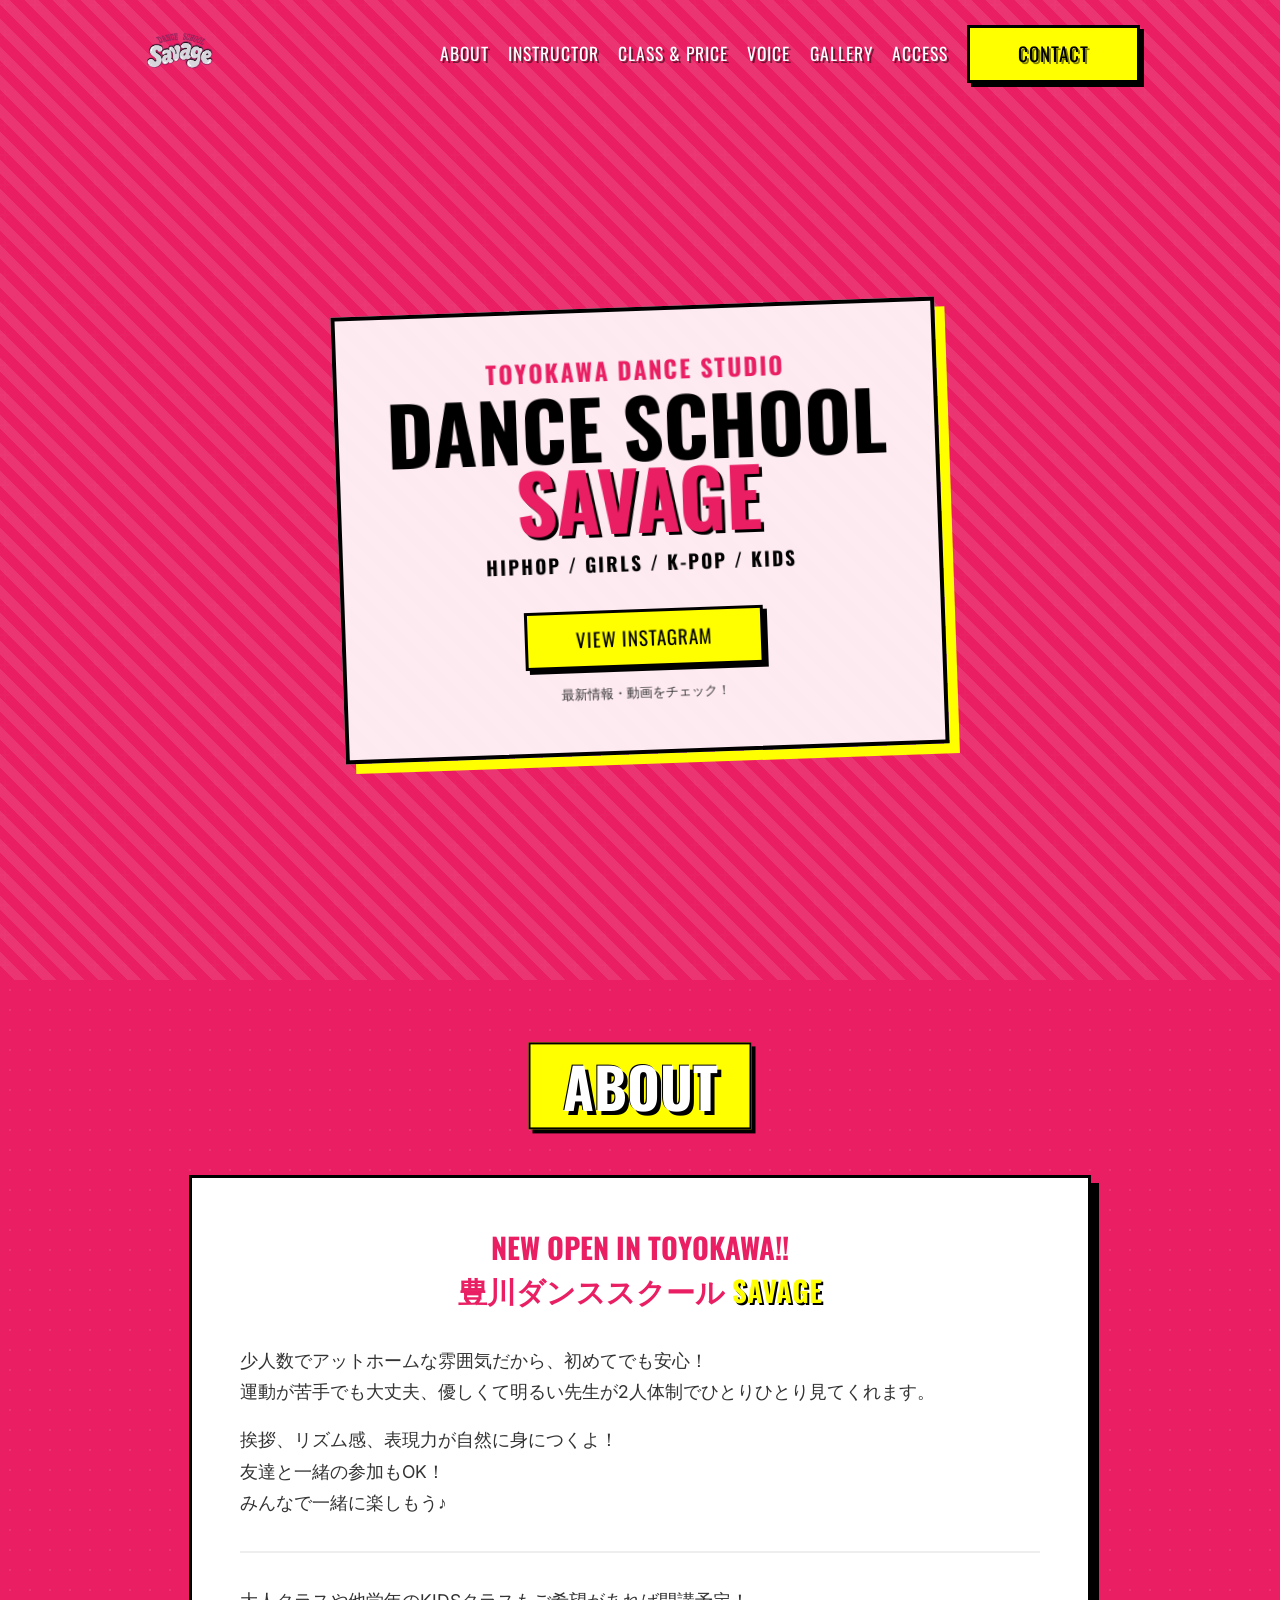
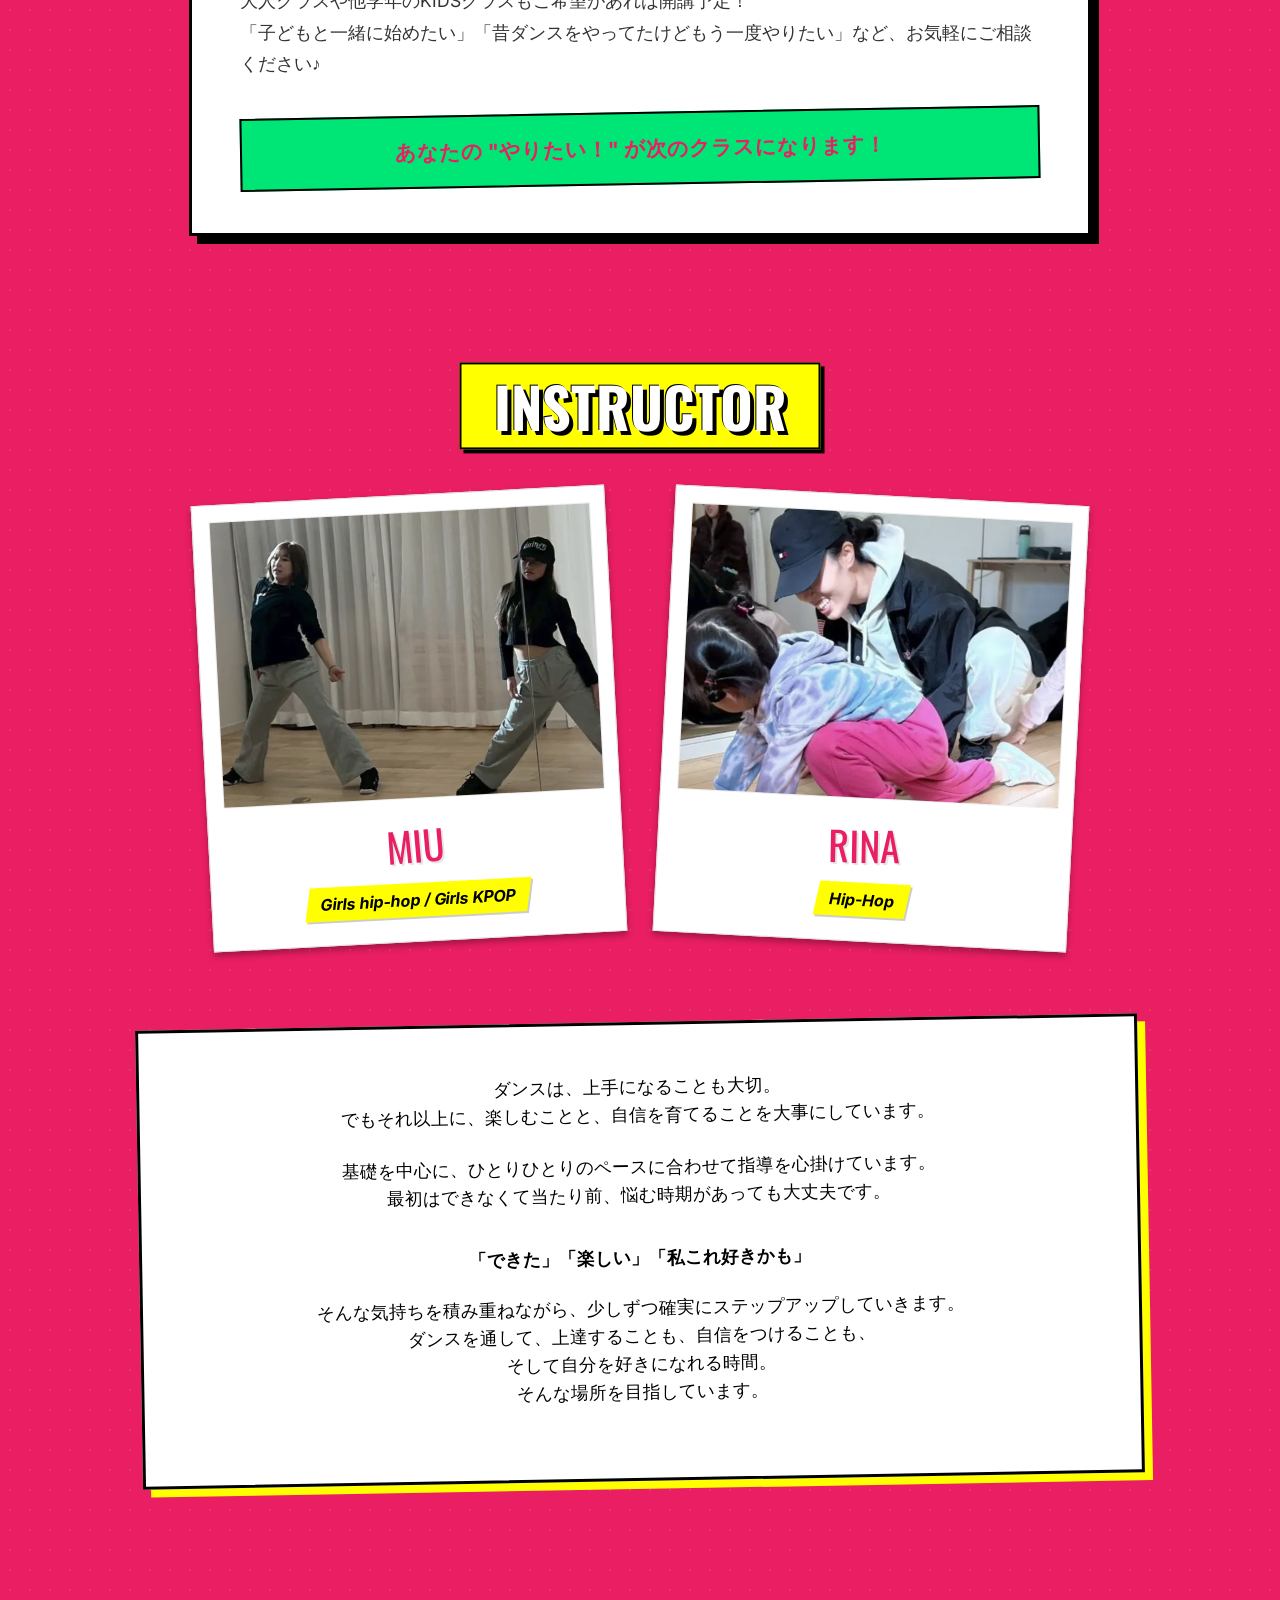
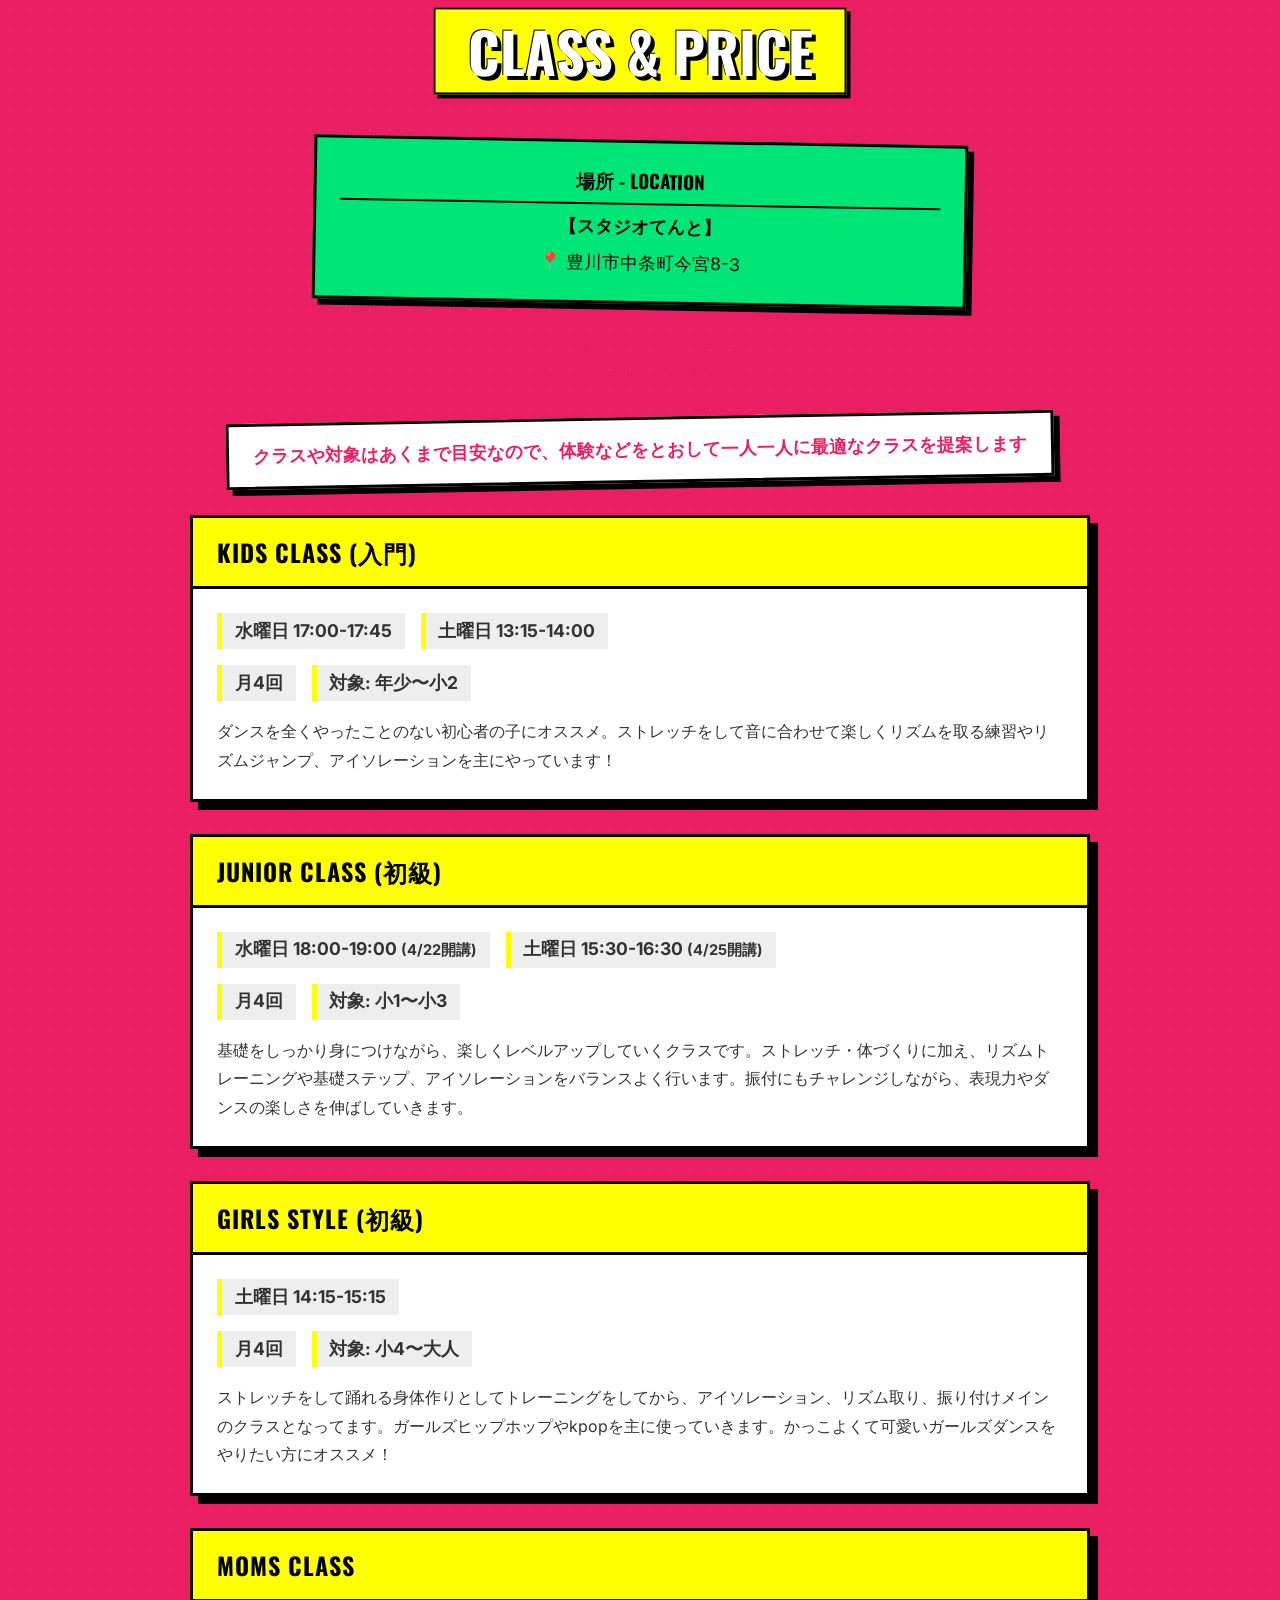
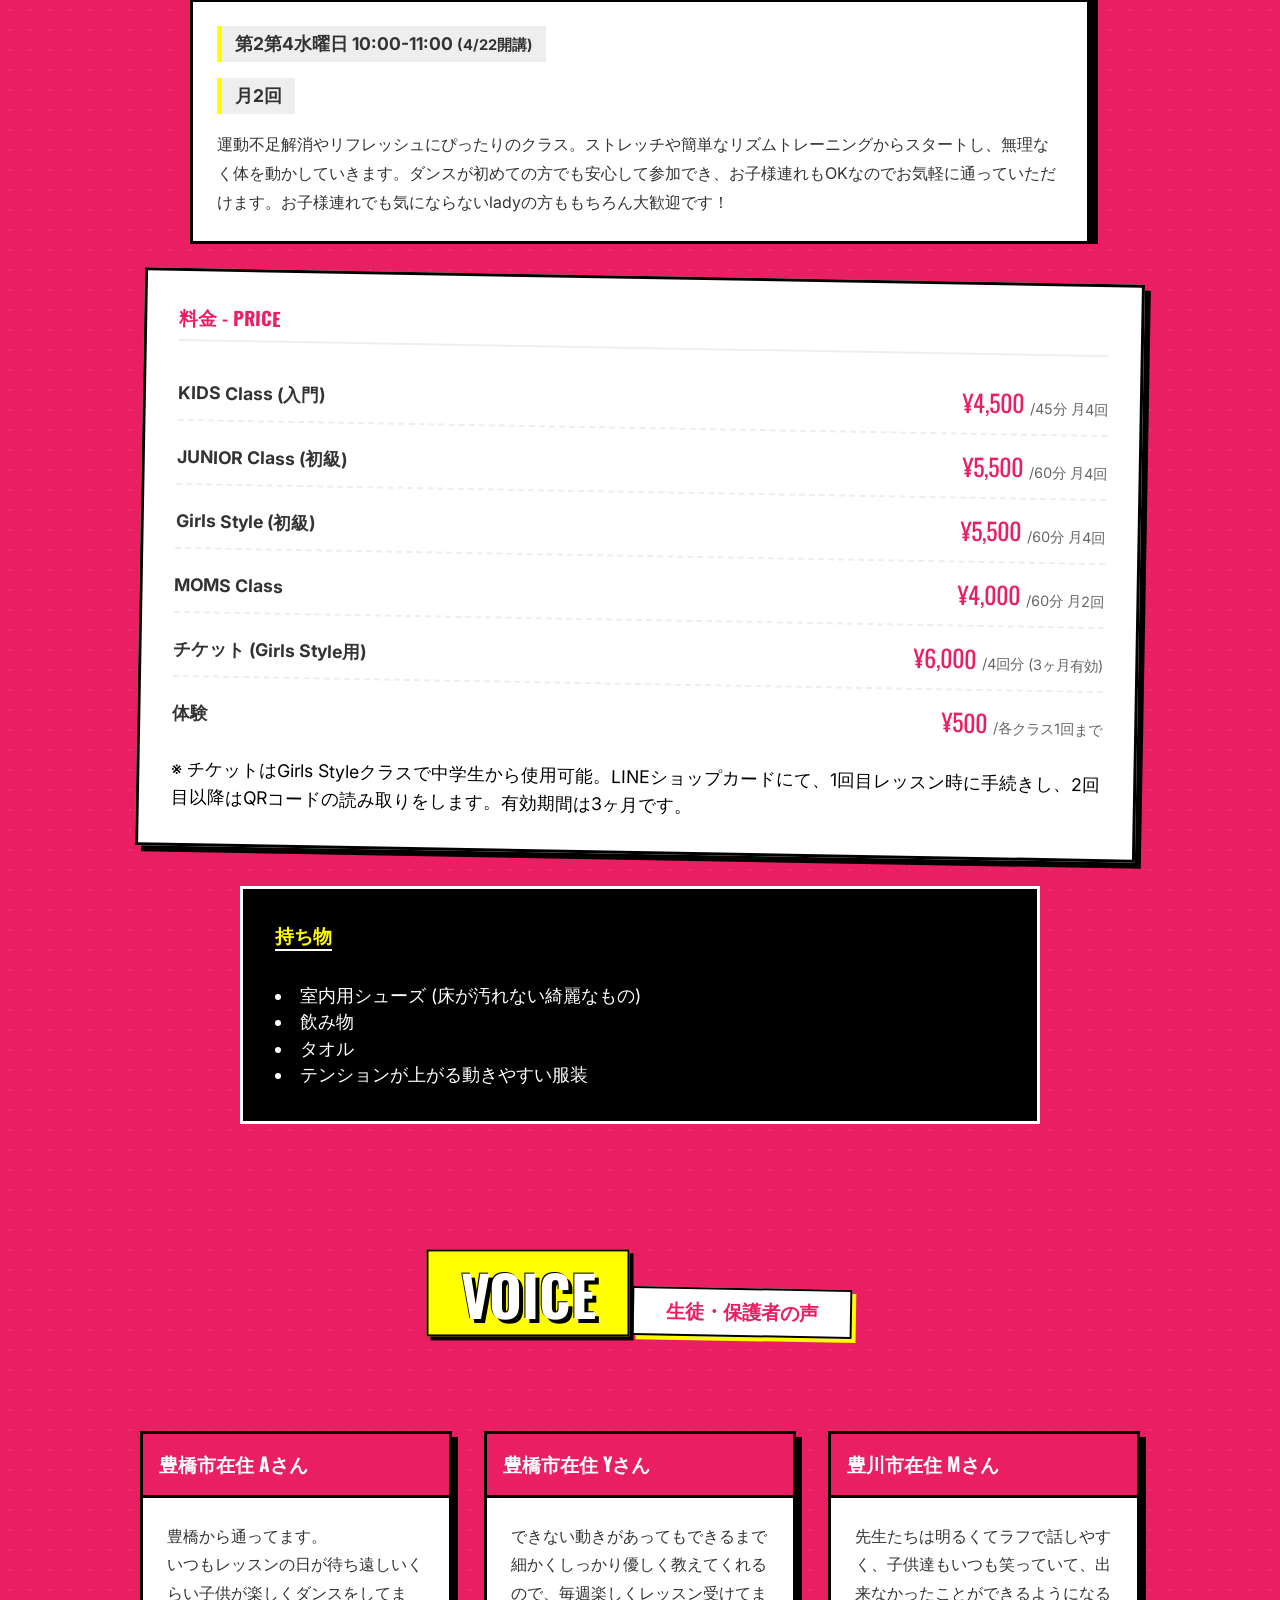
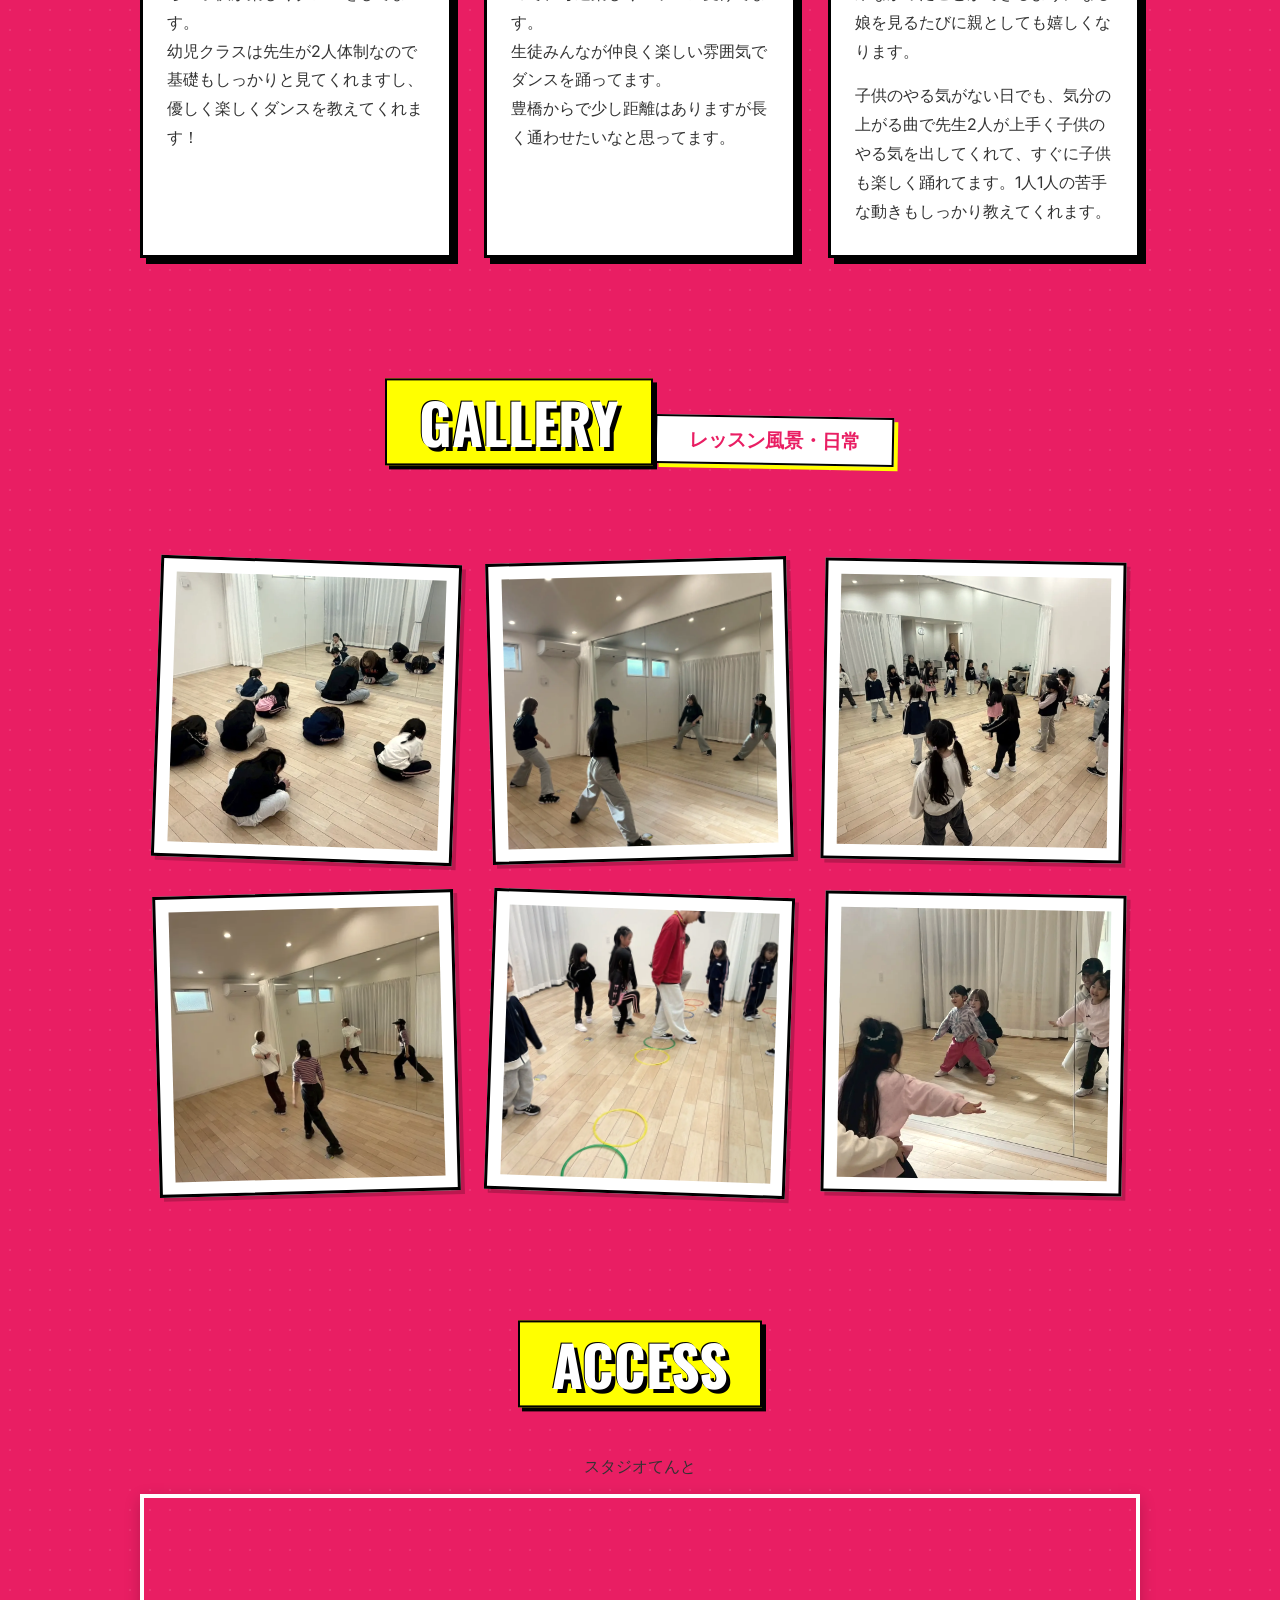
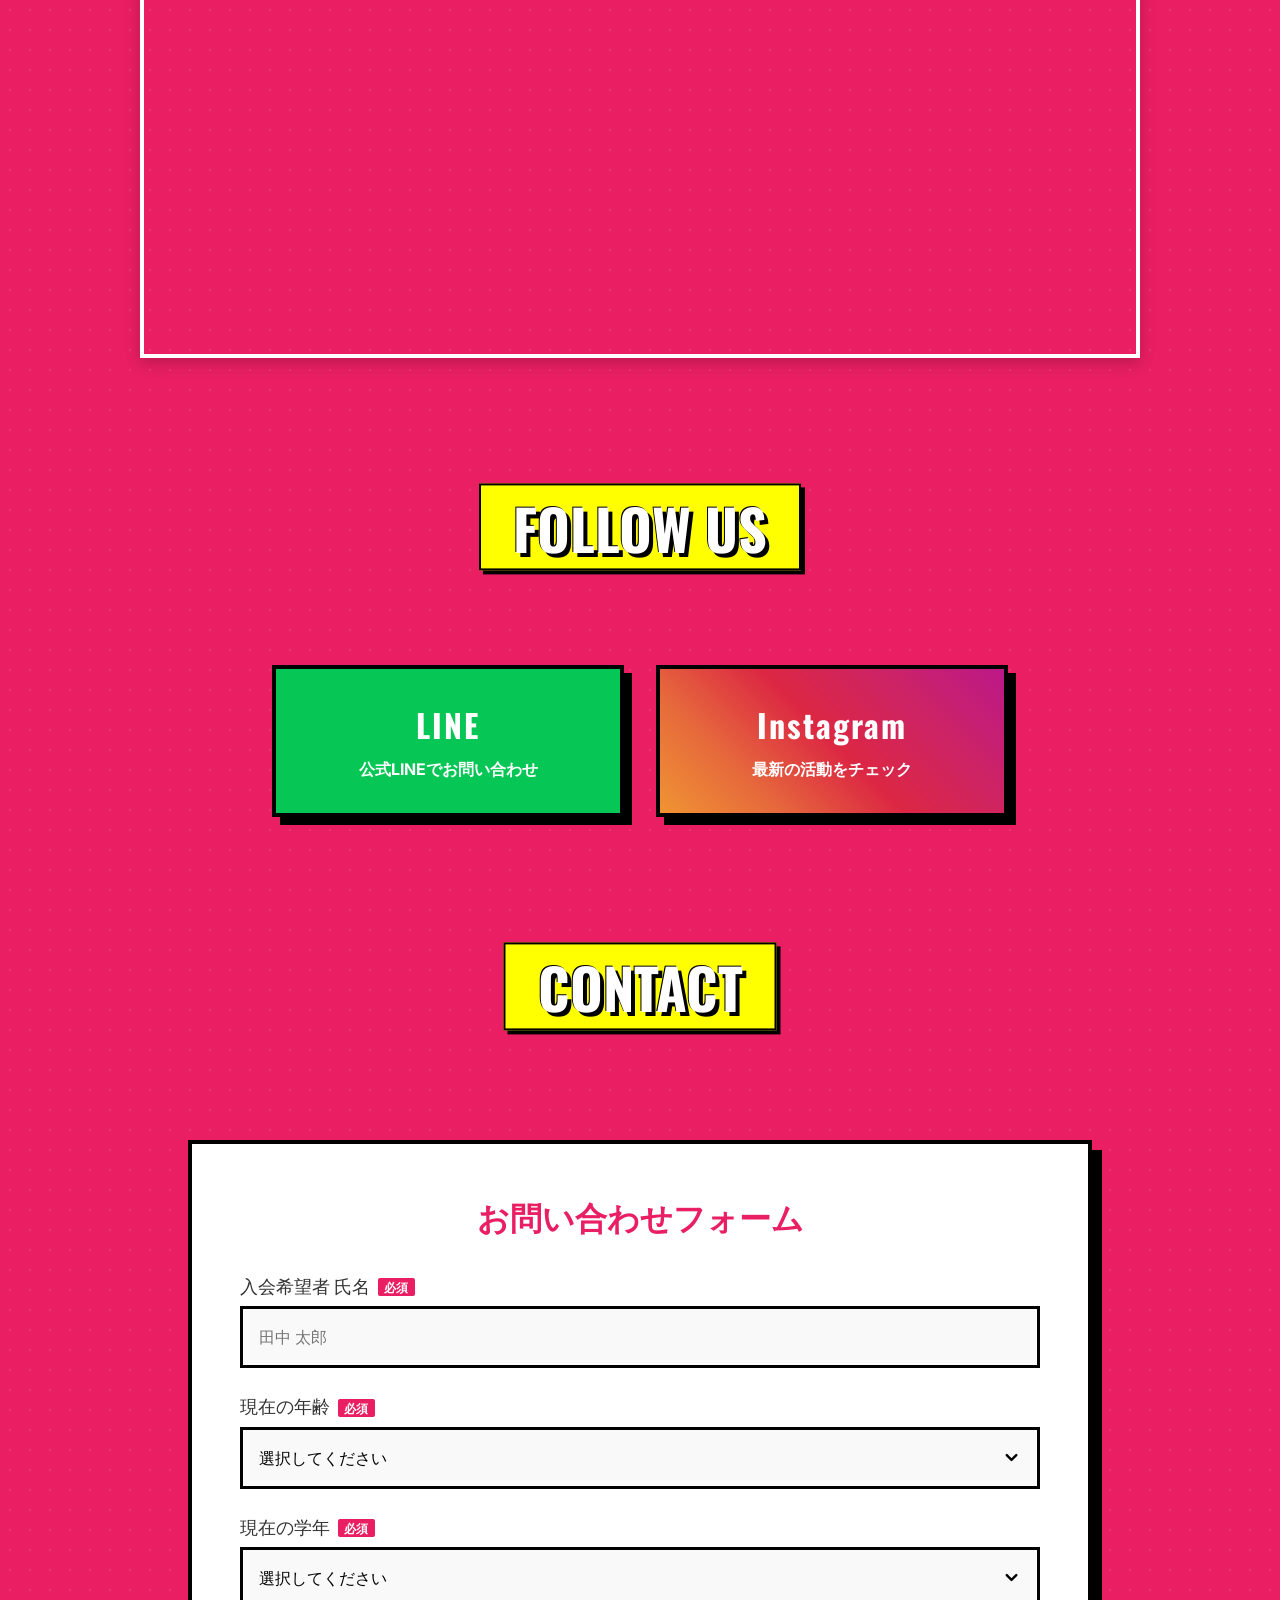
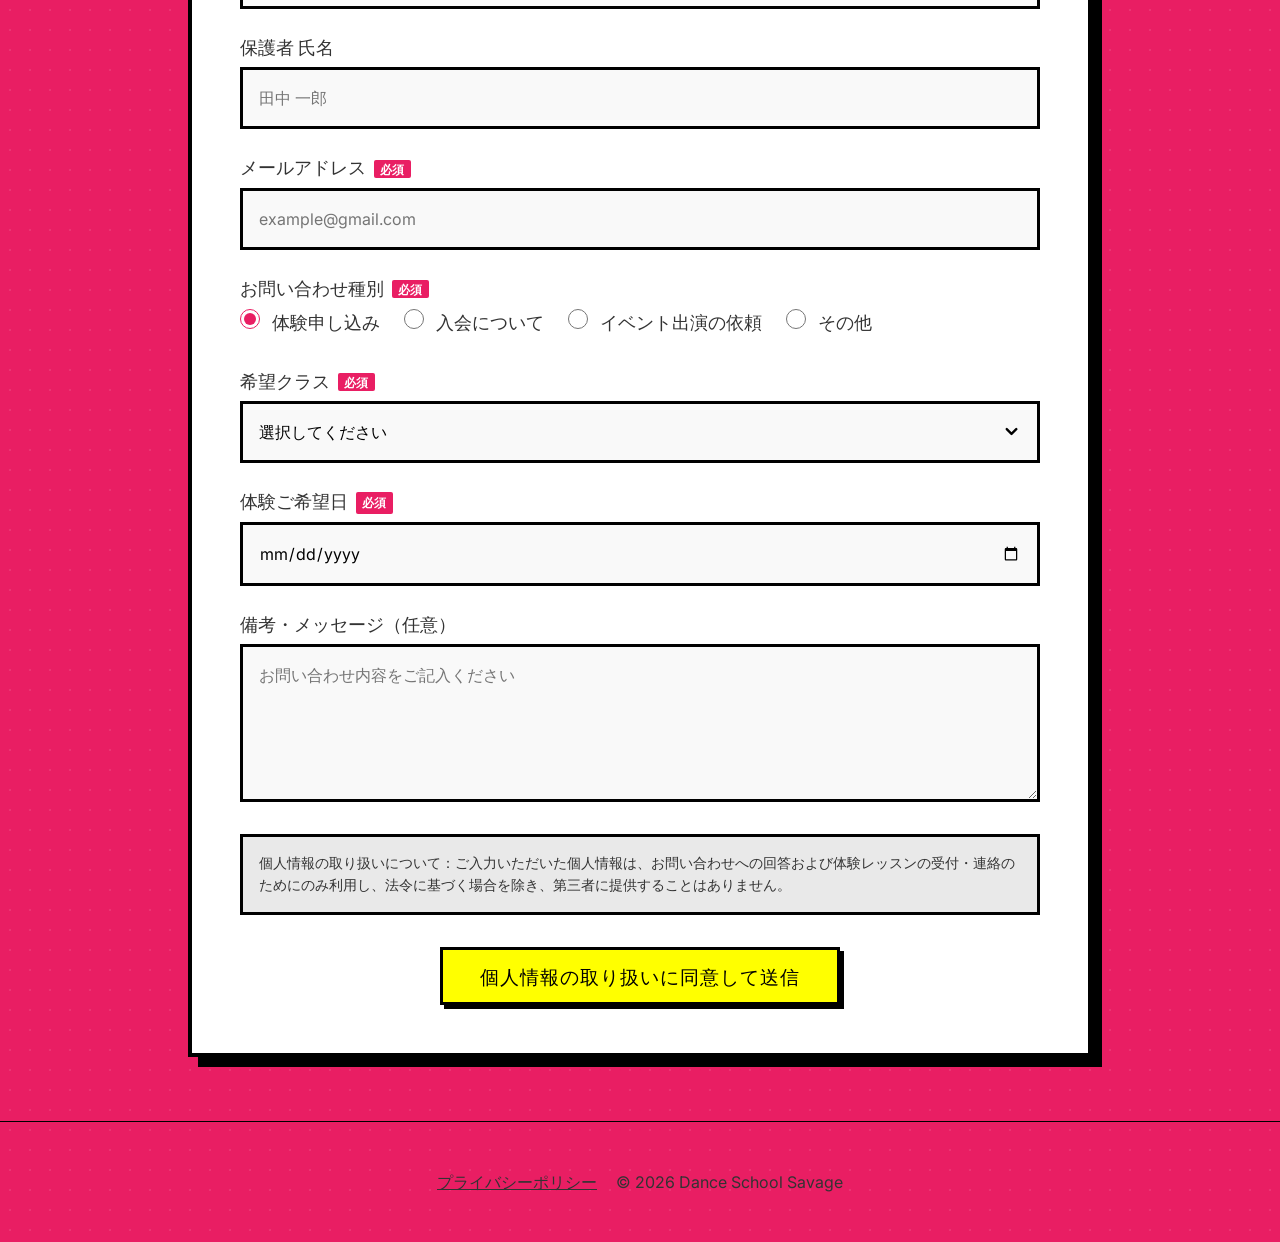
<file: index.html>
<!DOCTYPE html>
<html lang="ja">

<head>
    <meta charset="UTF-8">
    <meta name="viewport" content="width=device-width, initial-scale=1.0">
    <title>DANCE SCHOOL SAVAGE（ダンススクールサベージ）| 愛知県豊川市のダンススタジオ</title>
    <meta name="description"
        content="愛知県豊川市のダンススクール『DANCE SCHOOL SAVAGE』の公式サイトです。初心者から経験者まで、ヒップホップを中心に楽しく本格的なレッスンを行っています。見学・体験随時受付中！">

    <!-- Fonts -->
    <link rel="preconnect" href="https://fonts.googleapis.com">
    <link rel="preconnect" href="https://fonts.gstatic.com" crossorigin>
    <link href="https://fonts.googleapis.com/css2?family=Inter:wght@400;700&family=Oswald:wght@500;700&display=swap"
        rel="stylesheet">

    <!-- SEO & OGP -->
    <meta name="google-site-verification" content="b3TMKsaYJx2QkCSixz9eQc5o8T_miEV1jb1glv1vHKA" />
    <meta name="keywords" content="豊川, ダンススクール, キッズダンス, ヒップホップ, K-POP, 初心者歓迎, Savage">
    <link rel="canonical" href="https://dance-school-savage.netlify.app/">
    <link rel="icon" href="assets/images/favicon.png" type="image/png">
    <link rel="apple-touch-icon" href="assets/images/favicon.webp">
    <meta name="theme-color" content="#E91E63">

    <!-- Open Graph Protocol -->
    <meta property="og:title" content="Dance School Savage | 豊川ダンススクール">
    <meta property="og:type" content="website">
    <meta property="og:url" content="https://dance-school-savage.netlify.app/">
    <meta property="og:image" content="https://dance-school-savage.netlify.app/assets/images/ogp.png">
    <meta property="og:description" content="豊川市のダンススクールSavage（サベージ）。HIPHOP, K-popなど、初心者から経験者まで楽しく学べます。体験レッスン受付中！">
    <meta property="og:site_name" content="Dance School Savage">

    <!-- Twitter Card -->
    <meta name="twitter:card" content="summary_large_image">
    <meta name="twitter:title" content="Dance School Savage | 豊川ダンススクール">
    <meta name="twitter:description" content="豊川市のダンススクールSavage。初心者歓迎！入会金無料キャンペーン中。">
    <meta name="twitter:image" content="https://dance-school-savage.netlify.app/assets/images/ogp.png">

    <!-- Structured Data (JSON-LD) -->
    <script type="application/ld+json">
    {
      "@context": "https://schema.org",
      "@type": "SportsActivityLocation",
      "name": "DANCE SCHOOL SAVAGE",
      "image": "https://dance-school-savage.netlify.app/assets/images/logo.webp",
      "url": "https://dance-school-savage.netlify.app/",
      "telephone": "",
      "email": "savage.0927miu@gmail.com",
      "address": {
        "@type": "PostalAddress",
        "streetAddress": "中条町今宮8-3",
        "addressLocality": "豊川市",
        "addressRegion": "愛知県",
        "postalCode": "442-0818",
        "addressCountry": "JP"
      },
      "description": "愛知県豊川市のダンススクール。ヒップホップを中心に初心者から経験者までレッスンを行っています。",
      "geo": {
        "@type": "GeoCoordinates",
        "latitude": 34.8385,
        "longitude": 137.3916
      },
      "priceRange": "4500JPY",
      "openingHoursSpecification": {
        "@type": "OpeningHoursSpecification",
        "dayOfWeek": "Wednesday",
        "opens": "17:00",
        "closes": "21:00"
      },
      "sameAs": [
        "https://www.instagram.com/dance_school_savage/",
        "https://line.me/R/ti/p/@vok8116a"
      ]
    }
    </script>

    <!-- Styles -->
    <link rel="stylesheet" href="assets/css/reset.css">
    <link rel="stylesheet" href="assets/css/style.css">
</head>

<body>

    <!-- Header -->
    <header class="header">
        <div class="container header-inner">
            <a href="#" class="logo">
                <img src="assets/images/logo.webp" alt="DANCE SCHOOL SAVAGE ロゴ" height="60" loading="lazy">
            </a>
            <button class="mobile-menu-btn" aria-label="Toggle Menu">
                <span></span><span></span><span></span>
            </button>
            <nav class="nav">
                <ul class="nav-list">
                    <li><a href="#about" class="nav-link">About</a></li>
                    <li><a href="#instructor" class="nav-link">Instructor</a></li>
                    <li><a href="#class" class="nav-link">Class & Price</a></li>
                    <li><a href="#voice" class="nav-link">Voice</a></li>
                    <li><a href="#gallery" class="nav-link">Gallery</a></li>
                    <li><a href="#access" class="nav-link">Access</a></li>
                    <li><a href="#contact" class="nav-link btn btn-sm">Contact</a></li>
                </ul>
            </nav>
        </div>
    </header>

    <main>
        <!-- Hero Section -->
        <section id="hero" class="hero">
            <div class="hero-bg"></div>
            <div class="container hero-content">
                <h1 class="hero-title">
                    <span class="hero-tagline" style="display:block; margin-bottom:0.5rem;">TOYOKAWA DANCE STUDIO</span>
                    DANCE SCHOOL<br>
                    <span class="text-stroke">SAVAGE</span>
                </h1>
                <p class="hero-sub">HIPHOP / GIRLS / K-POP / KIDS</p>
                <div class="hero-cta">
                    <a href="https://www.instagram.com/dance_school_savage/" target="_blank" rel="noopener" class="btn btn-filled">
                        View Instagram</a>
                    <p class="hero-note">最新情報・動画をチェック！</p>
                </div>
            </div>
        </section>

        <!-- About Section -->
        <section id="about" class="section">
            <div class="container container-narrow text-center">
                <h2 class="section-title">About</h2>
                <div class="about-card">
                    <p class="lead-text pop-text">
                        NEW OPEN IN TOYOKAWA!!<br>
                        豊川ダンススクール <span class="text-highlight">SAVAGE</span>
                    </p>
                    <div class="flyer-text">
                        <p class="mb-1">
                            少人数でアットホームな雰囲気だから、初めてでも安心！<br>
                            運動が苦手でも大丈夫、優しくて明るい先生が2人体制でひとりひとり見てくれます。
                        </p>
                        <p class="mb-1">
                            挨拶、リズム感、表現力が自然に身につくよ！<br>
                            友達と一緒の参加もOK！<br>
                            みんなで一緒に楽しもう♪
                        </p>
                        <hr class="divider">
                        <p class="small-note">
                            大人クラスや他学年のKIDSクラスもご希望があれば開講予定！<br>
                            「子どもと一緒に始めたい」「昔ダンスをやってたけどもう一度やりたい」など、お気軽にご相談ください♪
                        </p>
                        <p class="highlight-message">
                            あなたの "やりたい！" が次のクラスになります！
                        </p>
                    </div>
                </div>
            </div>
        </section>

        <!-- Instructor Section -->
        <section id="instructor" class="section">
            <div class="container text-center">
                <h2 class="section-title">Instructor</h2>
                <div class="instructor-wrapper">
                    <div class="instructor-photos">
                        <div class="photo-card photo-1">
                            <img src="assets/images/instructor_01.webp" alt="講師のMIU先生" loading="lazy">
                            <div class="photo-name">MIU</div>
                            <div class="photo-genre">Girls hip-hop / Girls KPOP</div>
                        </div>
                        <div class="photo-card photo-2">
                            <img src="assets/images/instructor_02.webp" alt="講師のRINA先生" loading="lazy">
                            <div class="photo-name">RINA</div>
                            <div class="photo-genre">Hip-Hop</div>
                        </div>
                    </div>
                    <div class="instructor-content pop-box">
                        <div class="instructor-message">
                            <p>
                                ダンスは、上手になることも大切。<br>
                                でもそれ以上に、楽しむことと、<br class="sp-br">自信を育てることを大事にしています。
                            </p>
                            <p>
                                基礎を中心に、<br class="sp-br">ひとりひとりのペースに合わせて指導を心掛けています。<br>
                                最初はできなくて当たり前、<br class="sp-br">悩む時期があっても大丈夫です。
                            </p>
                            <p class="highlight-text">
                                「できた」「楽しい」「私これ好きかも」
                            </p>
                            <p>
                                そんな気持ちを積み重ねながら、<br class="sp-br">少しずつ確実にステップアップしていきます。<br>
                                ダンスを通して、上達することも、自信をつけることも、<br>
                                そして自分を好きになれる時間。<br>
                                そんな場所を目指しています。
                            </p>
                        </div>
                    </div>
                </div>
            </div>
        </section>

        <!-- Information Section -->
        <section id="class" class="section">
            <div class="container text-center">
                <h2 class="section-title">Class & Price</h2>

                <!-- Schedule & Place -->
                <div class="schedule-location-container mb-2">
                    <div class="location-box pop-box">
                        <h3>場所 - LOCATION</h3>
                        <div class="box-content">
                            <p class="place-name">【スタジオてんと】</p>
                            <p class="place-addr">📍 豊川市中条町今宮8-3</p>
                        </div>
                    </div>
                </div>

                <div class="schedule-container mb-2 text-center">
                    <h3 class="schedule-title">クラス - CLASS</h3>
                    <div class="pop-box mt-1 mb-2"
                        style="background:#fff; transform:rotate(-1deg); display:inline-block; max-width:90%; padding: 1rem 1.5rem;">
                        <p style="font-weight: bold; color: var(--color-bg); margin:0;">
                            クラスや対象はあくまで目安なので、体験などをとおして一人一人に最適なクラスを提案します
                        </p>
                    </div>

                    <div class="class-list">
                        <!-- KIDS Class (入門) -->
                        <div class="class-card">
                            <div class="class-header">
                                <h4 class="class-name">KIDS Class (入門)</h4>
                            </div>
                            <div class="class-info">
                                <div class="class-schedule">
                                    <span class="schedule-item">水曜日 17:00-17:45</span>
                                    <span class="schedule-item">土曜日 13:15-14:00</span>
                                </div>
                                <div class="class-schedule">
                                    <span class="schedule-item">月4回</span>
                                    <span class="target-age">対象: 年少〜小2</span>
                                </div>
                                <p class="class-desc">
                                    ダンスを全くやったことのない初心者の子にオススメ。ストレッチをして音に合わせて楽しくリズムを取る練習やリズムジャンプ、アイソレーションを主にやっています！
                                </p>
                            </div>
                        </div>

                        <!-- JUNIOR Class (初級) -->
                        <div class="class-card">
                            <div class="class-header">
                                <h4 class="class-name">JUNIOR Class (初級)</h4>
                            </div>
                            <div class="class-info">
                                <div class="class-schedule">
                                    <span class="schedule-item">水曜日 18:00-19:00 <small>(4/22開講)</small></span>
                                    <span class="schedule-item">土曜日 15:30-16:30 <small>(4/25開講)</small></span>
                                </div>
                                <div class="class-schedule">
                                    <span class="schedule-item">月4回</span>
                                    <span class="target-age">対象: 小1〜小3</span>
                                </div>
                                <p class="class-desc">
                                    基礎をしっかり身につけながら、楽しくレベルアップしていくクラスです。ストレッチ・体づくりに加え、リズムトレーニングや基礎ステップ、アイソレーションをバランスよく行います。振付にもチャレンジしながら、表現力やダンスの楽しさを伸ばしていきます。
                                </p>
                            </div>
                        </div>

                        <!-- Girls Style (初級) -->
                        <div class="class-card">
                            <div class="class-header">
                                <h4 class="class-name">Girls Style (初級)</h4>
                            </div>
                            <div class="class-info">
                                <div class="class-schedule">
                                    <span class="schedule-item">土曜日 14:15-15:15</span>
                                </div>
                                <div class="class-schedule">
                                    <span class="schedule-item">月4回</span>
                                    <span class="target-age">対象: 小4〜大人</span>
                                </div>
                                <p class="class-desc">
                                    ストレッチをして踊れる身体作りとしてトレーニングをしてから、アイソレーション、リズム取り、振り付けメインのクラスとなってます。ガールズヒップホップやkpopを主に使っていきます。かっこよくて可愛いガールズダンスをやりたい方にオススメ！
                                </p>
                            </div>
                        </div>

                        <!-- MOMS Class -->
                        <div class="class-card">
                            <div class="class-header">
                                <h4 class="class-name">MOMS Class</h4>
                            </div>
                            <div class="class-info">
                                <div class="class-schedule">
                                    <span class="schedule-item">第2第4水曜日 10:00-11:00 <small>(4/22開講)</small></span>
                                </div>
                                <div class="class-schedule">
                                    <span class="schedule-item">月2回</span>
                                </div>
                                <p class="class-desc">
                                    運動不足解消やリフレッシュにぴったりのクラス。ストレッチや簡単なリズムトレーニングからスタートし、無理なく体を動かしていきます。ダンスが初めての方でも安心して参加でき、お子様連れもOKなのでお気軽に通っていただけます。お子様連れでも気にならないladyの方ももちろん大歓迎です！
                                </p>
                            </div>
                        </div>
                    </div>
                </div>

                <!-- Price Box -->
                <div class="info-box pop-box price-box">
                    <h3>料金 - PRICE</h3>
                    <div class="box-content text-left">
                        <ul class="price-list">
                            <li>
                                <span class="price-label">KIDS Class (入門)</span>
                                <span class="price-value">¥4,500 <span class="price-unit">/45分 月4回</span></span>
                            </li>
                            <li>
                                <span class="price-label">JUNIOR Class (初級)</span>
                                <span class="price-value">¥5,500 <span class="price-unit">/60分 月4回</span></span>
                            </li>
                            <li>
                                <span class="price-label">Girls Style (初級)</span>
                                <span class="price-value">¥5,500 <span class="price-unit">/60分 月4回</span></span>
                            </li>
                            <li>
                                <span class="price-label">MOMS Class</span>
                                <span class="price-value">¥4,000 <span class="price-unit">/60分 月2回</span></span>
                            </li>
                            <li>
                                <span class="price-label">チケット (Girls Style用)</span>
                                <span class="price-value">¥6,000 <span class="price-unit">/4回分 (3ヶ月有効)</span></span>
                            </li>
                            <li>
                                <span class="price-label">体験</span>
                                <span class="price-value">¥500 <span class="price-unit">/各クラス1回まで</span></span>
                            </li>
                        </ul>
                        <div class="price-note mt-1">
                            <p class="small-text">※ チケットはGirls
                                Styleクラスで中学生から使用可能。LINEショップカードにて、1回目レッスン時に手続きし、2回目以降はQRコードの読み取りをします。有効期間は3ヶ月です。</p>
                        </div>
                    </div>
                </div>

                <!-- Belongings -->
                <div class="belongings-container mt-2">
                    <h3>持ち物</h3>
                    <ul class="belongings-list">
                        <li>室内用シューズ (床が汚れない綺麗なもの)</li>
                        <li>飲み物</li>
                        <li>タオル</li>
                        <li>テンションが上がる動きやすい服装</li>
                    </ul>
                </div>
            </div>
        </section>

        <!-- Voice Section -->
        <section id="voice" class="section">
            <div class="container text-center">
                <h2 class="section-title">VOICE</h2>
                <p class="section-subtitle mb-2">生徒・保護者の声</p>

                <div class="voice-grid">
                    <!-- Voice 1 -->
                    <div class="voice-card">
                        <div class="voice-header">
                            <h3 class="voice-name">豊橋市在住 Aさん</h3>
                        </div>
                        <div class="voice-body">
                            <p>豊橋から通ってます。<br>
                                いつもレッスンの日が待ち遠しいくらい子供が楽しくダンスをしてます。<br>
                                幼児クラスは先生が2人体制なので基礎もしっかりと見てくれますし、優しく楽しくダンスを教えてくれます！</p>
                        </div>
                    </div>

                    <!-- Voice 2 -->
                    <div class="voice-card">
                        <div class="voice-header">
                            <h3 class="voice-name">豊橋市在住 Yさん</h3>
                        </div>
                        <div class="voice-body">
                            <p>できない動きがあってもできるまで細かくしっかり優しく教えてくれるので、毎週楽しくレッスン受けてます。<br>
                                生徒みんなが仲良く楽しい雰囲気でダンスを踊ってます。<br>
                                豊橋からで少し距離はありますが長く通わせたいなと思ってます。</p>
                        </div>
                    </div>

                    <!-- Voice 3 -->
                    <div class="voice-card">
                        <div class="voice-header">
                            <h3 class="voice-name">豊川市在住 Mさん</h3>
                        </div>
                        <div class="voice-body">
                            <p>先生たちは明るくてラフで話しやすく、子供達もいつも笑っていて、出来なかったことができるようになる娘を見るたびに親としても嬉しくなります。</p>
                            <p class="mt-1">
                                子供のやる気がない日でも、気分の上がる曲で先生2人が上手く子供のやる気を出してくれて、すぐに子供も楽しく踊れてます。1人1人の苦手な動きもしっかり教えてくれます。</p>
                        </div>
                    </div>
                </div>
            </div>
        </section>

        <!-- Gallery Section -->
        <section id="gallery" class="section">
            <div class="container text-center">
                <h2 class="section-title">GALLERY</h2>
                <p class="section-subtitle mb-2">レッスン風景・日常</p>

                <div class="gallery-grid">
                    <div class="gallery-item item-1">
                        <img src="assets/images/gallery-1.webp" alt="ヒップホップレッスンの様子" loading="lazy">
                    </div>
                    <div class="gallery-item item-2">
                        <img src="assets/images/gallery-2.webp" alt="ヒップホップレッスンの様子" loading="lazy">
                    </div>
                    <div class="gallery-item item-3">
                        <img src="assets/images/gallery-3.webp" alt="ヒップホップレッスンの様子" loading="lazy">
                    </div>
                    <div class="gallery-item item-4">
                        <img src="assets/images/gallery-4.webp" alt="ヒップホップレッスンの様子" loading="lazy">
                    </div>
                    <div class="gallery-item item-5">
                        <img src="assets/images/gallery-5.webp" alt="ヒップホップレッスンの様子" loading="lazy">
                    </div>
                    <div class="gallery-item item-6">
                        <img src="assets/images/gallery-6.webp" alt="ヒップホップレッスンの様子" loading="lazy">
                    </div>
                </div>
            </div>
        </section>

        <!-- Access Section -->
        <section id="access" class="section">
            <div class="container text-center">
                <h2 class="section-title">Access</h2>
                <div class="access-content">
                    <p class="place-name-large mb-1">スタジオてんと</p>
                    <!-- Map -->
                    <div class="map-container">
                        <!-- Using q parameter with z=16 for closer zoom -->
                        <iframe
                            src="https://maps.google.com/maps?q=愛知県豊川市中条町今宮8-3+スタジオてんと&t=&z=16&ie=UTF8&iwloc=&output=embed"
                            width="100%" height="450" style="border:0;" allowfullscreen="" loading="lazy"
                            referrerpolicy="no-referrer-when-downgrade"></iframe>
                    </div>
                </div>
            </div>
        </section>

        <!-- SNS Section -->
        <section id="sns" class="section">
            <div class="container text-center">
                <h2 class="section-title">Follow Us</h2>
                <div class="sns-container">
                    <a href="https://line.me/R/ti/p/@vok8116a?oat_content=url&ts=09081530" target="_blank" rel="noopener"
                        class="sns-card line">
                        <span class="sns-icon">LINE</span>
                        <span class="sns-text">公式LINEでお問い合わせ</span>
                    </a>
                    <a href="https://www.instagram.com/dance_school_savage/" target="_blank" rel="noopener" class="sns-card instagram">
                        <span class="sns-icon">Instagram</span>
                        <span class="sns-text">最新の活動をチェック</span>
                    </a>
                </div>
            </div>
        </section>

        <!-- Contact Section -->
        <section id="contact" class="section">
            <div class="container text-center">
                <h2 class="section-title">Contact</h2>

                <div class="contact-form-container">
                    <h3 class="contact-form-title">お問い合わせフォーム</h3>
                    <form name="contact" method="POST" data-netlify="true" action="/thanks.html">
                        <input type="hidden" name="form-name" value="contact" />

                        <div class="form-group">
                            <label for="name">入会希望者 氏名<span class="required-badge">必須</span></label>
                            <input type="text" id="name" name="applicant_name" class="form-control" placeholder="田中 太郎"
                                required>
                        </div>

                        <div class="form-group">
                            <label for="age">現在の年齢<span class="required-badge">必須</span></label>
                            <select id="age" name="age" class="form-control" required>
                                <option value="" disabled selected>選択してください</option>
                                <option value="3歳">3歳</option>
                                <option value="4歳">4歳</option>
                                <option value="5歳">5歳</option>
                                <option value="6歳">6歳</option>
                                <option value="7歳">7歳</option>
                                <option value="8歳">8歳</option>
                                <option value="9歳">9歳</option>
                                <option value="10歳">10歳</option>
                                <option value="11歳">11歳</option>
                                <option value="12歳">12歳</option>
                                <option value="13歳">13歳</option>
                                <option value="14歳">14歳</option>
                                <option value="15歳">15歳</option>
                                <option value="16歳">16歳</option>
                                <option value="17歳">17歳</option>
                                <option value="18歳">18歳</option>
                                <option value="19歳">19歳</option>
                                <option value="20歳以上">20歳以上</option>
                            </select>
                        </div>

                        <div class="form-group">
                            <label for="grade">現在の学年<span class="required-badge">必須</span></label>
                            <select id="grade" name="grade" class="form-control" required>
                                <option value="" disabled selected>選択してください</option>
                                <option value="未就学児">未就学児</option>
                                <option value="小学1年生">小学1年生</option>
                                <option value="小学2年生">小学2年生</option>
                                <option value="小学3年生">小学3年生</option>
                                <option value="小学4年生">小学4年生</option>
                                <option value="小学5年生">小学5年生</option>
                                <option value="小学6年生">小学6年生</option>
                                <option value="中学1年生">中学1年生</option>
                                <option value="中学2年生">中学2年生</option>
                                <option value="中学3年生">中学3年生</option>
                                <option value="高校生以上・一般">高校生以上・一般</option>
                            </select>
                        </div>

                        <div class="form-group">
                            <label for="guardian_name">保護者 氏名<span id="guardian-required" class="required-badge"
                                    style="display:none;">必須</span></label>
                            <input type="text" id="guardian_name" name="guardian_name" class="form-control"
                                placeholder="田中 一郎">
                        </div>

                        <div class="form-group">
                            <label for="email">メールアドレス<span class="required-badge">必須</span></label>
                            <input type="email" id="email" name="email" class="form-control"
                                placeholder="example@gmail.com" required>
                        </div>

                        <div class="form-group">
                            <label>お問い合わせ種別<span class="required-badge">必須</span></label>
                            <div class="radio-group">
                                <label class="radio-item">
                                    <input type="radio" name="inquiry_type" value="体験申し込み" required checked> 体験申し込み
                                </label>
                                <label class="radio-item">
                                    <input type="radio" name="inquiry_type" value="入会について"> 入会について
                                </label>
                                <label class="radio-item">
                                    <input type="radio" name="inquiry_type" value="イベント出演の依頼"> イベント出演の依頼
                                </label>
                                <label class="radio-item">
                                    <input type="radio" name="inquiry_type" value="その他"> その他
                                </label>
                            </div>
                        </div>

                        <div class="form-group">
                            <label for="desired_class">希望クラス<span class="required-badge">必須</span></label>
                            <select id="desired_class" name="desired_class" class="form-control" required>
                                <option value="" disabled selected>選択してください</option>
                                <option value="KIDS Class(入門) 水 17:00-17:45">KIDS Class(入門) 水 17:00-17:45</option>
                                <option value="KIDS Class(入門) 土 13:15-14:00">KIDS Class(入門) 土 13:15-14:00</option>
                                <option value="JUNIOR Class(初級) 水 18:00-19:00">JUNIOR Class(初級) 水 18:00-19:00</option>
                                <option value="JUNIOR Class(初級) 土 15:30-16:30">JUNIOR Class(初級) 土 15:30-16:30</option>
                                <option value="Girls Style(初級) 土 14:15-15:15">Girls Style(初級) 土 14:15-15:15</option>
                                <option value="MOMS Class 水 10:00-11:00">MOMS Class 水 10:00-11:00</option>
                            </select>
                        </div>

                        <div class="form-group">
                            <label for="trial_date">体験ご希望日<span id="trial-date-required"
                                    class="required-badge">必須</span></label>
                            <input type="date" id="trial_date" name="trial_date" class="form-control" required>
                        </div>

                        <div class="form-group">
                            <label for="message">備考・メッセージ（任意）</label>
                            <textarea id="message" name="message" rows="5" class="form-control"
                                placeholder="お問い合わせ内容をご記入ください"></textarea>
                        </div>

                        <div class="privacy-policy">
                            <p>個人情報の取り扱いについて：ご入力いただいた個人情報は、お問い合わせへの回答および体験レッスンの受付・連絡のためにのみ利用し、法令に基づく場合を除き、第三者に提供することはありません。
                            </p>
                        </div>

                        <div class="form-btn-wrapper">
                            <button type="submit" class="btn btn-filled">個人情報の取り扱いに同意して送信</button>
                        </div>
                    </form>
                </div>
            </div>
        </section>
    </main>

    <!-- Footer -->
    <footer class="footer">
        <div class="container">
            <p><a href="privacy.html" style="color: inherit; text-decoration: underline; margin-right: 15px;">プライバシーポリシー</a> &copy; 2026 Dance School Savage</p>
        </div>
    </footer>

    <script src="assets/js/script.js"></script>
</body>

</html>
</file>
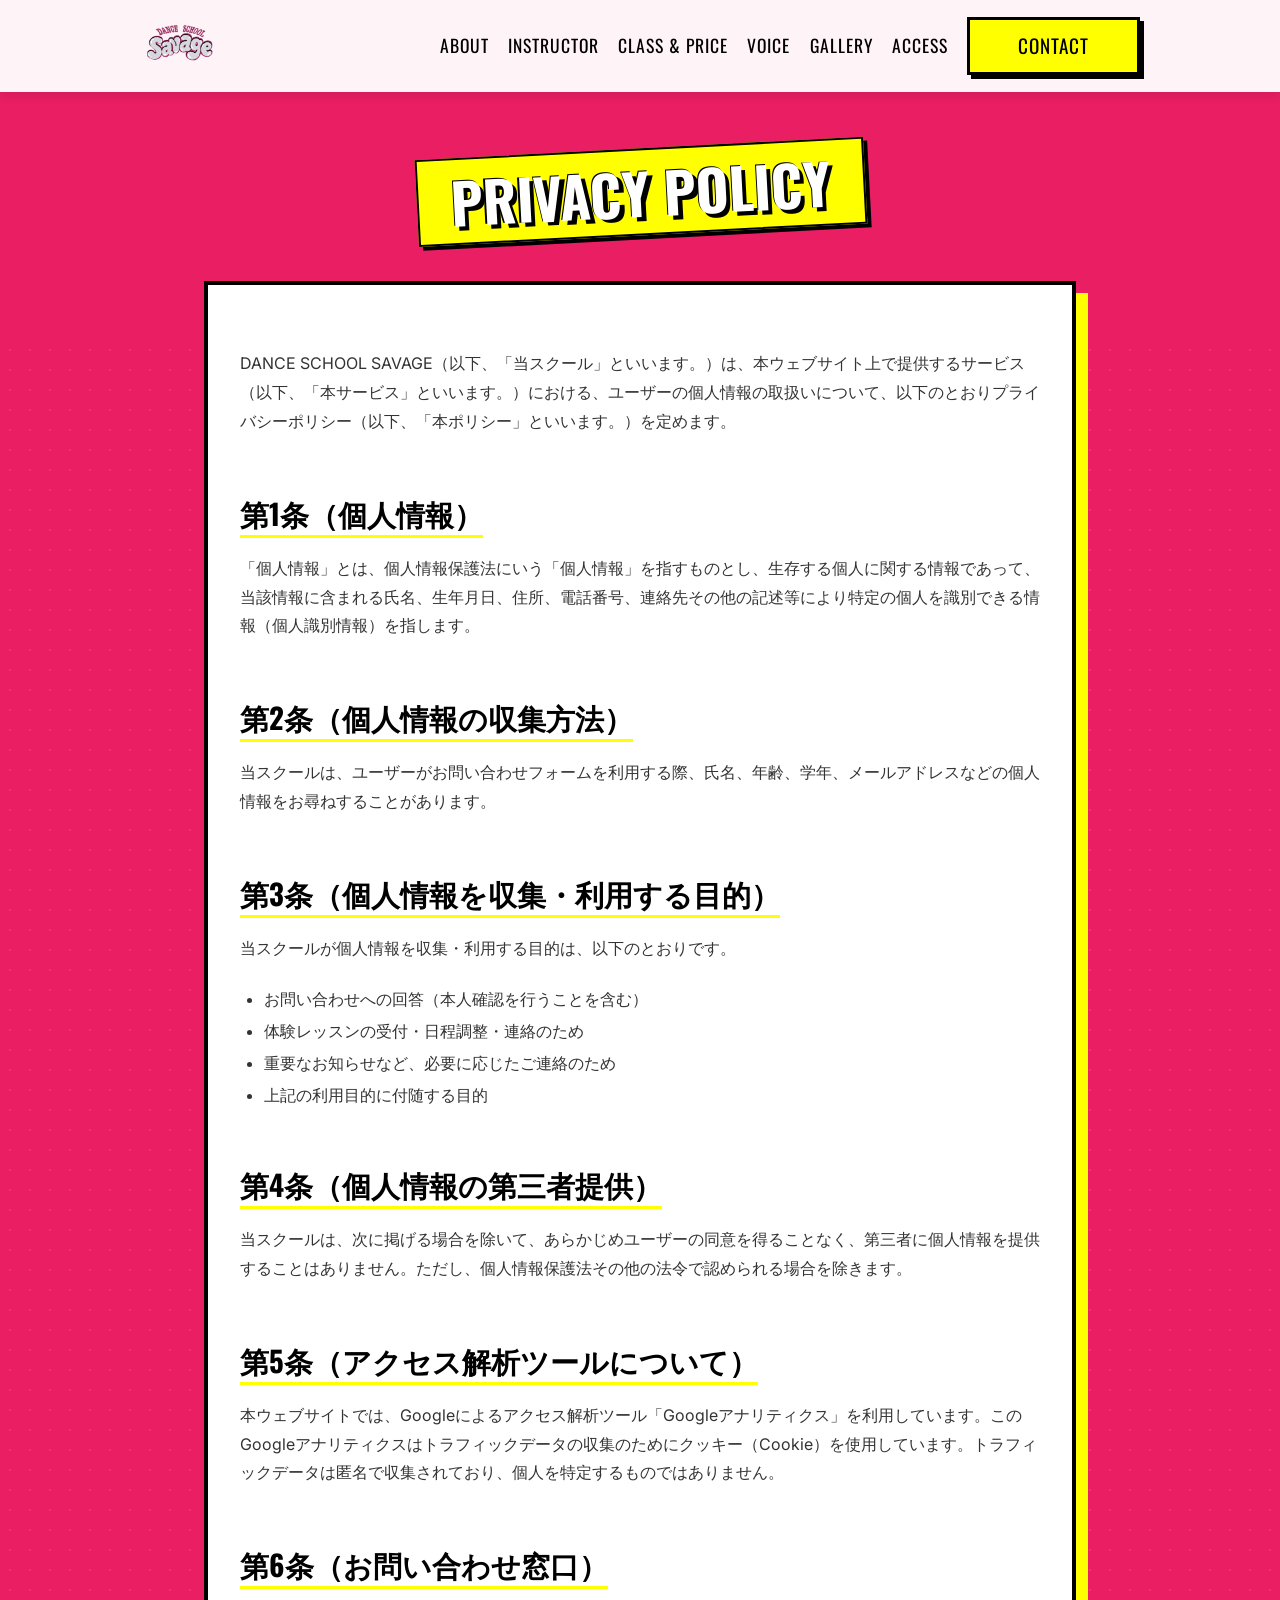
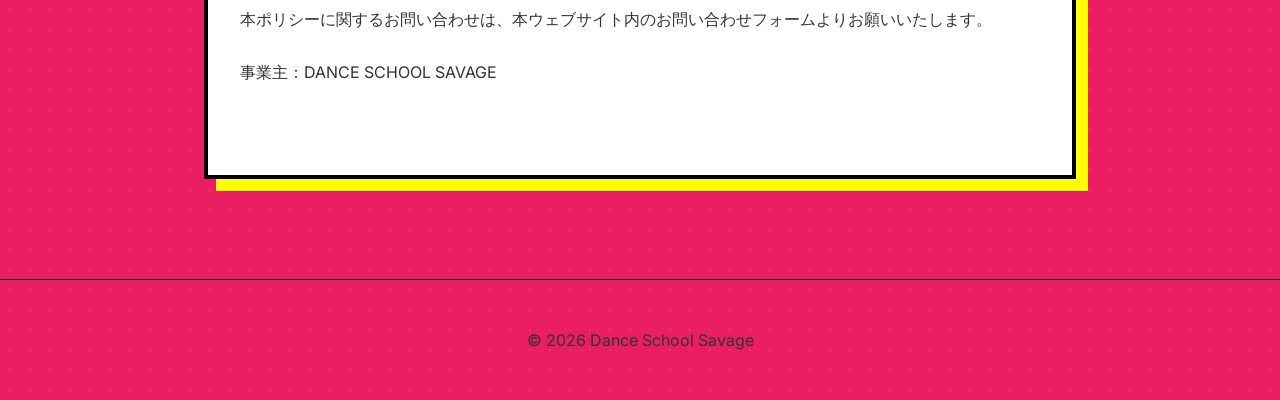
<file: privacy.html>
<!DOCTYPE html>
<html lang="ja">

<head>
    <meta charset="UTF-8">
    <meta name="viewport" content="width=device-width, initial-scale=1.0">
    <title>プライバシーポリシー | DANCE SCHOOL SAVAGE</title>
    <meta name="description" content="DANCE SCHOOL SAVAGEのプライバシーポリシーです。個人情報の取り扱いについてご説明いたします。">

    <!-- Fonts -->
    <link rel="preconnect" href="https://fonts.googleapis.com">
    <link rel="preconnect" href="https://fonts.gstatic.com" crossorigin>
    <link href="https://fonts.googleapis.com/css2?family=Inter:wght@400;700&family=Oswald:wght@500;700&display=swap"
        rel="stylesheet">

    <!-- Icons -->
    <link rel="icon" href="assets/images/favicon.png" type="image/png">
    <link rel="apple-touch-icon" href="assets/images/favicon.webp">
    <meta name="theme-color" content="#E91E63">

    <!-- Styles -->
    <link rel="stylesheet" href="assets/css/reset.css">
    <link rel="stylesheet" href="assets/css/style.css">
    <style>
        .page-header {
            padding-top: 150px;
            padding-bottom: 50px;
            background: var(--color-bg);
            text-align: center;
        }

        .privacy-content {
            background: #fff;
            padding: 4rem 2rem;
            border: 4px solid #000;
            box-shadow: 12px 12px 0px var(--color-primary);
            max-width: 800px;
            margin: -50px auto 100px;
            position: relative;
            z-index: 2;
        }

        .privacy-content h2 {
            font-size: 1.8rem;
            margin: 2rem 0 1rem;
            border-bottom: 3px solid var(--color-primary);
            display: inline-block;
        }

        .privacy-content p {
            line-height: 1.8;
            margin-bottom: 1.5rem;
        }

        .privacy-content ul {
            list-style: disc;
            margin-left: 1.5rem;
            margin-bottom: 1.5rem;
        }

        .privacy-content li {
            margin-bottom: 0.5rem;
        }
    </style>
</head>

<body>
    <!-- Header -->
    <header class="header scrolled">
        <div class="container header-inner">
            <a href="/" class="logo">
                <img src="assets/images/logo.webp" alt="DANCE SCHOOL SAVAGE ロゴ" height="60" loading="lazy">
            </a>
            <nav class="nav">
                <ul class="nav-list">
                    <li><a href="/#about" class="nav-link">About</a></li>
                    <li><a href="/#instructor" class="nav-link">Instructor</a></li>
                    <li><a href="/#class" class="nav-link">Class & Price</a></li>
                    <li><a href="/#voice" class="nav-link">Voice</a></li>
                    <li><a href="/#gallery" class="nav-link">Gallery</a></li>
                    <li><a href="/#access" class="nav-link">Access</a></li>
                    <li><a href="/#contact" class="nav-link btn btn-sm">Contact</a></li>
                </ul>
            </nav>
        </div>
    </header>

    <main>
        <div class="page-header">
            <div class="container">
                <h1 class="section-title">Privacy Policy</h1>
            </div>
        </div>

        <section class="container">
            <div class="privacy-content">
                <p>DANCE SCHOOL
                    SAVAGE（以下、「当スクール」といいます。）は、本ウェブサイト上で提供するサービス（以下、「本サービス」といいます。）における、ユーザーの個人情報の取扱いについて、以下のとおりプライバシーポリシー（以下、「本ポリシー」といいます。）を定めます。
                </p>

                <h2>第1条（個人情報）</h2>
                <p>「個人情報」とは、個人情報保護法にいう「個人情報」を指すものとし、生存する個人に関する情報であって、当該情報に含まれる氏名、生年月日、住所、電話番号、連絡先その他の記述等により特定の個人を識別できる情報（個人識別情報）を指します。
                </p>

                <h2>第2条（個人情報の収集方法）</h2>
                <p>当スクールは、ユーザーがお問い合わせフォームを利用する際、氏名、年齢、学年、メールアドレスなどの個人情報をお尋ねすることがあります。</p>

                <h2>第3条（個人情報を収集・利用する目的）</h2>
                <p>当スクールが個人情報を収集・利用する目的は、以下のとおりです。</p>
                <ul>
                    <li>お問い合わせへの回答（本人確認を行うことを含む）</li>
                    <li>体験レッスンの受付・日程調整・連絡のため</li>
                    <li>重要なお知らせなど、必要に応じたご連絡のため</li>
                    <li>上記の利用目的に付随する目的</li>
                </ul>

                <h2>第4条（個人情報の第三者提供）</h2>
                <p>当スクールは、次に掲げる場合を除いて、あらかじめユーザーの同意を得ることなく、第三者に個人情報を提供することはありません。ただし、個人情報保護法その他の法令で認められる場合を除きます。</p>

                <h2>第5条（アクセス解析ツールについて）</h2>
                <p>本ウェブサイトでは、Googleによるアクセス解析ツール「Googleアナリティクス」を利用しています。このGoogleアナリティクスはトラフィックデータの収集のためにクッキー（Cookie）を使用しています。トラフィックデータは匿名で収集されており、個人を特定するものではありません。
                </p>

                <h2>第6条（お問い合わせ窓口）</h2>
                <p>本ポリシーに関するお問い合わせは、本ウェブサイト内のお問い合わせフォームよりお願いいたします。</p>
                <p>
                    事業主：DANCE SCHOOL SAVAGE
                </p>
            </div>
        </section>
    </main>

    <!-- Footer -->
    <footer class="footer">
        <div class="container">
            <p>&copy; 2026 Dance School Savage</p>
        </div>
    </footer>

    <script src="assets/js/script.js"></script>
</body>

</html>
</file>
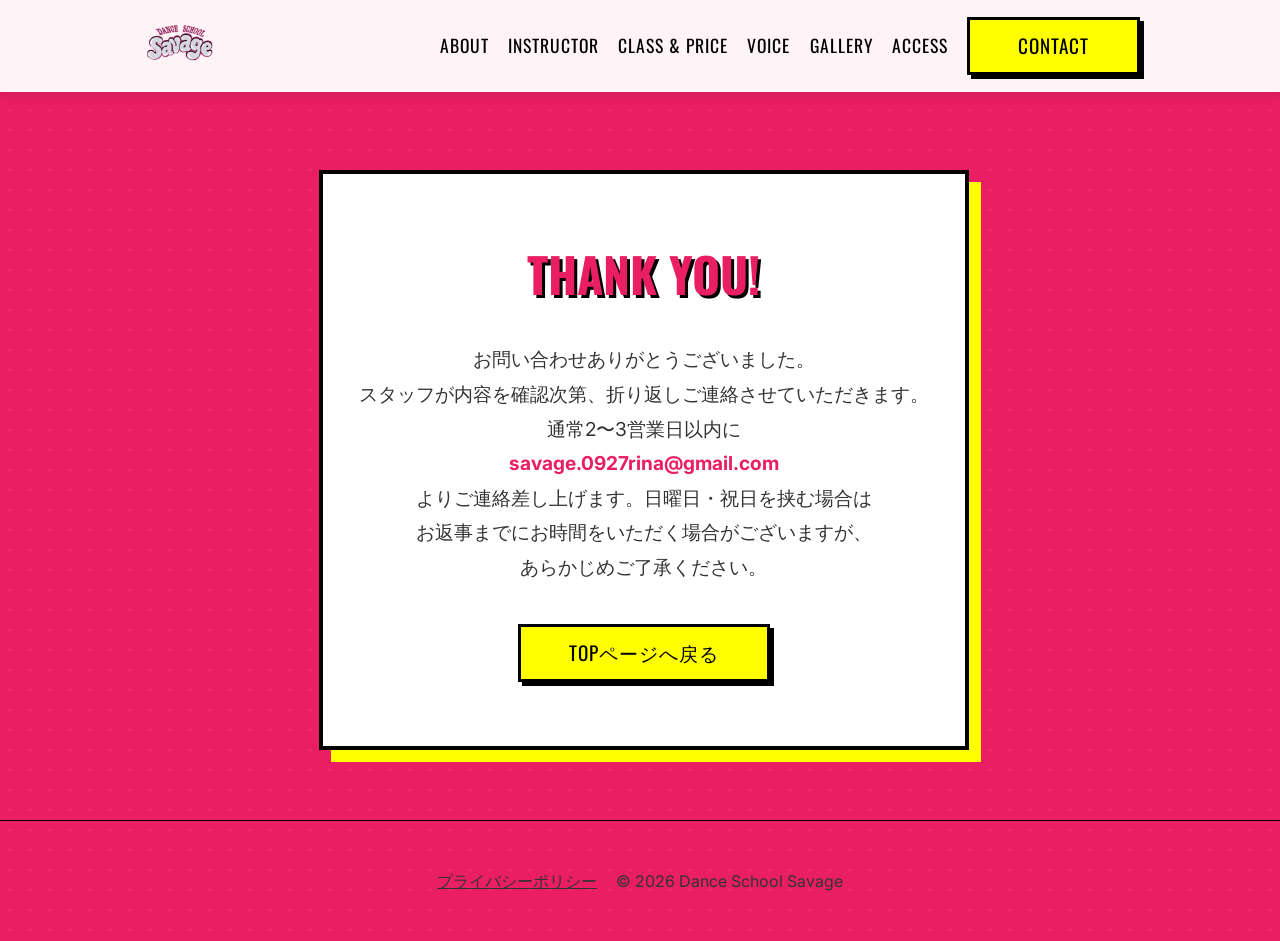
<file: thanks.html>
<!DOCTYPE html>
<html lang="ja">

<head>
    <meta charset="UTF-8">
    <meta name="viewport" content="width=device-width, initial-scale=1.0">
    <title>送信完了 | DANCE SCHOOL SAVAGE</title>
    <meta name="description" content="お問い合わせありがとうございます。内容を確認し、折り返しご連絡させていただきます。">
    <meta name="robots" content="noindex">

    <!-- Fonts -->
    <link rel="preconnect" href="https://fonts.googleapis.com">
    <link rel="preconnect" href="https://fonts.gstatic.com" crossorigin>
    <link href="https://fonts.googleapis.com/css2?family=Inter:wght@400;700&family=Oswald:wght@500;700&display=swap"
        rel="stylesheet">

    <!-- SEO & Icons -->
    <link rel="icon" href="assets/images/favicon.png" type="image/png">
    <link rel="apple-touch-icon" href="assets/images/favicon.webp">
    <meta name="theme-color" content="#E91E63">

    <!-- Styles -->
    <link rel="stylesheet" href="assets/css/reset.css">
    <link rel="stylesheet" href="assets/css/style.css">
    <style>
        .thanks-section {
            min-height: 80vh;
            display: flex;
            align-items: center;
            justify-content: center;
            padding-top: 100px;
        }
        .thanks-card {
            background: #fff;
            padding: 4rem 2rem;
            border: 4px solid #000;
            box-shadow: 12px 12px 0px var(--color-primary);
            max-width: 600px;
            width: 90%;
            text-align: center;
        }
        .thanks-message {
            font-size: 1.2rem;
            line-height: 1.8;
            margin-bottom: 2.5rem;
            color: var(--color-text);
        }
        .thanks-title {
            font-size: 3rem;
            color: var(--color-bg);
            margin-bottom: 2rem;
            text-shadow: 3px 3px 0 #000;
        }
    </style>
</head>

<body>
    <!-- Header -->
    <header class="header scrolled">
        <div class="container header-inner">
            <a href="/" class="logo">
                <img src="assets/images/logo.webp" alt="DANCE SCHOOL SAVAGE ロゴ" height="60" loading="lazy">
            </a>
            <nav class="nav">
                <ul class="nav-list">
                    <li><a href="/#about" class="nav-link">About</a></li>
                    <li><a href="/#instructor" class="nav-link">Instructor</a></li>
                    <li><a href="/#class" class="nav-link">Class & Price</a></li>
                    <li><a href="/#voice" class="nav-link">Voice</a></li>
                    <li><a href="/#gallery" class="nav-link">Gallery</a></li>
                    <li><a href="/#access" class="nav-link">Access</a></li>
                    <li><a href="/#contact" class="nav-link btn btn-sm">Contact</a></li>
                </ul>
            </nav>
        </div>
    </header>

    <main>
        <section class="thanks-section">
            <div class="container">
                <div class="thanks-card">
                    <h1 class="thanks-title">THANK YOU!</h1>
                    <p class="thanks-message">
                        お問い合わせありがとうございました。<br>
                        スタッフが内容を確認次第、折り返しご連絡させていただきます。<br>
                        通常2〜3営業日以内に<br>
                        <span style="font-weight: bold; color: var(--color-bg);">savage.0927rina@gmail.com</span><br>
                        よりご連絡差し上げます。日曜日・祝日を挟む場合は<br>
                        お返事までにお時間をいただく場合がございますが、<br>
                        あらかじめご了承ください。
                    </p>
                    <a href="/" class="btn btn-filled">TOPページへ戻る</a>
                </div>
            </div>
        </section>
    </main>

    <!-- Footer -->
    <footer class="footer">
        <div class="container">
            <p><a href="privacy.html" style="color: inherit; text-decoration: underline; margin-right: 15px;">プライバシーポリシー</a> &copy; 2026 Dance School Savage</p>
        </div>
    </footer>

    <script src="assets/js/script.js"></script>
</body>

</html>
</file>
<file: assets/css/style.css>
:root {
    /* Colors - Pop/Street Theme */
    --color-bg: #E91E63;
    /* Hot Pink */
    --color-bg-alt: #F48FB1;
    /* Light Pink */
    --color-text: #333333;
    /* Dark Text for readability on white */
    --color-text-light: #ffffff;
    --color-primary: #FFFF00;
    /* Yellow */
    --color-secondary: #00E676;
    /* Green Accent */
    --color-accent: #000000;
    --color-border: #000000;
    --color-card-bg: #ffffff;

    /* Fonts */
    --font-heading: 'Oswald', sans-serif;
    --font-body: 'Inter', sans-serif;

    /* Spacing */
    --spacing-sm: 0.5rem;
    --spacing-md: 1rem;
    --spacing-lg: 2rem;
    --spacing-xl: 4rem;
    --container-width: 1000px;
}

html {
    scroll-behavior: smooth;
}

body {
    background-color: var(--color-bg);
    background-image: radial-gradient(circle, rgba(255, 255, 255, 0.1) 1px, transparent 1px);
    background-size: 20px 20px;
    color: var(--color-text);
    font-family: var(--font-body);
    overflow-x: hidden;
}

h1,
h2,
h3,
h4,
h5,
h6 {
    font-family: var(--font-heading);
    text-transform: uppercase;
    font-weight: 700;
    color: var(--color-accent);
}

.container {
    max-width: var(--container-width);
    margin: 0 auto;
    padding: 0 var(--spacing-md);
}

.section {
    padding: var(--spacing-xl) 0;
}

/* Utilities */
.text-primary {
    color: var(--color-primary);
}

.text-highlight {
    color: var(--color-primary);
    text-shadow: 2px 2px 0px #000;
}

.text-center {
    text-align: center;
}

.flex-center {
    display: flex;
    align-items: center;
    justify-content: center;
}

/* Components */
.btn {
    display: inline-block;
    padding: 0.8rem 2rem;
    background-color: var(--color-primary);
    border: 3px solid var(--color-border);
    color: var(--color-accent);
    font-family: var(--font-heading);
    font-size: 1.1rem;
    letter-spacing: 1px;
    cursor: pointer;
    transition: all 0.2s ease;
    text-transform: uppercase;
    box-shadow: 4px 4px 0px #000;
}

.btn:hover {
    transform: translate(-2px, -2px);
    box-shadow: 6px 6px 0px #000;
    color: var(--color-accent);
}

.btn-filled {
    background-color: var(--color-primary);
    color: var(--color-accent);
}

.btn-filled:hover {
    background-color: var(--color-accent);
    color: var(--color-primary);
}

.btn-sm {
    padding: 0.5rem 1.2rem;
    font-size: 0.9rem;
    box-shadow: 2px 2px 0px #000;
}

/* Header */
.header {
    position: fixed;
    top: 0;
    left: 0;
    width: 100%;
    z-index: 1000;
    padding: 1.5rem 0;
    transition: all 0.3s ease;
    background: transparent;
}

.header.scrolled {
    background: rgba(255, 255, 255, 0.95);
    padding: 1rem 0;
    box-shadow: 0 4px 10px rgba(0, 0, 0, 0.1);
}

.header-inner {
    display: flex;
    justify-content: space-between;
    align-items: center;
}

.logo {
    font-family: var(--font-heading);
    font-size: 2rem;
    font-weight: 700;
    color: #fff;
    text-shadow: 3px 3px 0 #000;
    letter-spacing: 2px;
}

.header.scrolled .logo {
    color: var(--color-bg);
    text-shadow: none;
}

.nav-list {
    display: flex;
    align-items: center;
    gap: 1.2rem;
}

.nav-link {
    font-family: var(--font-heading);
    font-size: 1.1rem;
    text-transform: uppercase;
    letter-spacing: 1px;
    transition: color 0.3s;
    color: #fff;
    text-shadow: 2px 2px 0 rgba(0, 0, 0, 0.5);
}

.header.scrolled .nav-link {
    color: var(--color-accent);
    text-shadow: none;
}

.nav-link:hover {
    color: var(--color-primary);
}

.header.scrolled .nav-link:hover {
    color: var(--color-bg);
}

.mobile-menu-btn {
    display: none;
    background: none;
    border: none;
    cursor: pointer;
    width: 30px;
    height: 20px;
    position: relative;
    z-index: 1001;
}

.mobile-menu-btn span {
    display: block;
    width: 100%;
    height: 3px;
    background-color: #fff;
    position: absolute;
    transition: all 0.3s;
    border: 1px solid #000;
}

.header.scrolled .mobile-menu-btn span {
    background-color: #000;
    border: none;
}

.mobile-menu-btn span:nth-child(1) {
    top: 0;
}

.mobile-menu-btn span:nth-child(2) {
    top: 50%;
    transform: translateY(-50%);
}

.mobile-menu-btn span:nth-child(3) {
    bottom: 0;
}

/* Hero Section */
.hero {
    position: relative;
    height: 100vh;
    display: flex;
    align-items: center;
    justify-content: center;
    overflow: hidden;
    padding-top: 80px;
    background: var(--color-bg);
}

/* Dynamic abstract background */
.hero-bg {
    position: absolute;
    top: 0;
    left: 0;
    width: 100%;
    height: 100%;
    /* Pop Background Pattern */
    background-image:
        repeating-linear-gradient(45deg, transparent, transparent 10px, rgba(255, 255, 255, 0.1) 10px, rgba(255, 255, 255, 0.1) 20px);
    z-index: 0;
}

.hero-bg::after {
    content: '';
    position: absolute;
    top: 0;
    left: 0;
    width: 100%;
    height: 100%;
    background-image: url("data:image/svg+xml,%3Csvg width='60' height='60' viewBox='0 0 60 60' xmlns='http://www.w3.org/2000/svg'%3E%3Cg fill='none' fill-rule='evenodd'%3E%3Cg fill='%23ffffff' fill-opacity='0.03'%3E%3Cpath d='M36 34v-4h-2v4h-4v2h4v4h2v-4h4v-2h-4zm0-30V0h-2v4h-4v2h4v4h2V6h4V4h-4zM6 34v-4H4v4H0v2h4v4h2v-4h4v-2H6zM6 4V0H4v4H0v2h4v4h2V6h4V4H6z'/%3E%3C/g%3E%3C/g%3E%3C/svg%3E");
    opacity: 0.5;
}

.hero-content {
    text-align: center;
    z-index: 1;
    background: rgba(255, 255, 255, 0.9);
    padding: 3rem;
    border: 4px solid #000;
    box-shadow: 10px 10px 0px var(--color-primary);
    transform: rotate(-2deg);
}

.hero-tagline {
    font-family: var(--font-heading);
    font-size: 1.5rem;
    letter-spacing: 2px;
    margin-bottom: 0.5rem;
    color: var(--color-bg);
    font-weight: bold;
    opacity: 0;
    animation: fadeInUp 0.8s ease forwards 0.2s;
}

.hero-title {
    font-size: 5rem;
    line-height: 0.9;
    margin-bottom: 1rem;
    color: #000;
    text-shadow: none;
    opacity: 0;
    animation: fadeInUp 0.8s ease forwards 0.4s;
}

.text-stroke {
    color: var(--color-bg);
    -webkit-text-stroke: 0;
    text-shadow: 3px 3px 0 #000;
    position: relative;
    display: inline-block;
}

/* Glitch effect on hover for the stroke text */
.hero-sub {
    font-size: 1.2rem;
    color: #000;
    margin-bottom: 2rem;
    font-weight: bold;
    letter-spacing: 2px;
    font-family: var(--font-heading);
    opacity: 0;
    animation: fadeInUp 0.8s ease forwards 0.6s;
}

.hero-cta {
    transform: rotate(2deg);
    /* Counter rotate button */
    opacity: 0;
    animation: fadeInUp 0.8s ease forwards 0.8s;
}

.hero-note {
    font-size: 0.8rem;
    margin-top: 1rem;
    color: var(--color-text-muted);
}

@keyframes fadeInUp {
    from {
        opacity: 0;
        transform: translateY(30px);
    }

    to {
        opacity: 1;
        transform: translateY(0);
    }
}

/* Section Styles */
.section-title {
    font-size: 3.5rem;
    margin-bottom: 3rem;
    position: relative;
    display: inline-block;
    /* Changed from table to inline-block for better padding control */
    margin-left: auto;
    /* Centering will be handled by parent text-center */
    margin-right: auto;
    color: #fff;
    text-shadow: 4px 4px 0 #000, -1px -1px 0 #000;
    transform: rotate(-3deg);
    padding: 0.5rem 2rem;
    /* Added horizontal padding to balance frame */
    line-height: 1.2;
    /* Adjusted line height */
    z-index: 1;
}

.section-title::after {
    display: none;
}

.section-title::before {
    content: '';
    position: absolute;
    z-index: -1;
    top: 50%;
    left: 50%;
    transform: translate(-50%, -50%);
    width: 100%;
    /* Match width to text + padding */
    height: 100%;
    /* Match height */
    background: var(--color-primary);
    box-shadow: 4px 4px 0 #000;
    border: 2px solid #000;
}

/* Components */
.btn {
    display: inline-flex;
    /* Use inline-flex for better centering */
    align-items: center;
    justify-content: center;
    padding: 1rem 3rem;
    /* More balanced padding */
    background-color: var(--color-primary);
    border: 3px solid var(--color-border);
    color: var(--color-accent);
    font-family: var(--font-heading);
    font-size: 1.2rem;
    /* Slightly larger text */
    letter-spacing: 1px;
    cursor: pointer;
    transition: all 0.2s ease;
    text-transform: uppercase;
    box-shadow: 4px 4px 0px #000;
    line-height: 1;
    /* Fix vertical alignment */
}

/* About Section */
.about-card {
    background: #fff;
    padding: 3rem;
    border: 3px solid #000;
    box-shadow: 8px 8px 0 #000;
    max-width: 800px;
    margin: 0 auto;
}

.about-content {
    font-size: 1.1rem;
    line-height: 2;
}

.lead-text {
    font-size: 1.8rem;
    font-weight: 700;
    margin-bottom: 2rem;
    font-family: var(--font-heading);
    color: var(--color-bg);
}

.flyer-text {
    text-align: left;
    font-size: 1.1rem;
    line-height: 1.8;
}

.flyer-text .highlight-message {
    font-size: 1.3rem;
    font-weight: bold;
    color: var(--color-bg);
    margin-top: 2rem;
    text-align: center;
    background: var(--color-secondary);
    padding: 1rem;
    border: 2px solid #000;
    transform: rotate(-1deg);
}

.pop-box {
    background: var(--color-secondary);
    padding: 1.5rem;
    border: 3px solid #000;
    box-shadow: 6px 6px 0 #000;
    transform: rotate(1deg);
    margin-top: 2rem;
    text-align: center;
}

.pop-box p {
    font-size: 1.1rem;
    line-height: 1.6;
    color: #000;
}

.pop-box .highlight {
    font-weight: bold;
    color: var(--color-bg);
}

.divider {
    border: 0;
    height: 2px;
    background: #eee;
    margin: 2rem 0;
}

/* Info Grid */
.info-grid {
    display: grid;
    grid-template-columns: repeat(2, 1fr);
    gap: 2rem;
}

.info-box {
    background: #fff;
    border: 3px solid #000;
    box-shadow: 6px 6px 0 #000;
    padding: 2rem;
    transition: all 0.3s ease;
}

.info-box:hover {
    transform: translateY(-5px);
    box-shadow: 8px 8px 0 #000;
}

.info-box h3 {
    margin-bottom: 1rem;
    border-bottom: 2px solid #eee;
    padding-bottom: 0.5rem;
    color: var(--color-bg);
    display: flex;
    align-items: center;
    gap: 0.5rem;
}

.schedule-time {
    font-size: 1.2rem;
    font-weight: bold;
}

.schedule-time-detail {
    font-size: 2rem;
    font-family: var(--font-heading);
    color: var(--color-bg);
}

.place-name {
    font-size: 1.5rem;
    font-weight: bold;
}

.place-addr {
    color: #666;
}

.price-main {
    font-size: 2.5rem;
    font-family: var(--font-heading);
    color: var(--color-bg);
}

.price-main .unit {
    font-size: 1rem;
    color: #333;
}

.price-note-small {
    font-size: 0.8rem;
    color: #666;
    line-height: 1.4;
    margin-top: 0.5rem;
}

/* Belongings */
.belongings-container {
    background: black;
    color: white;
    padding: 2rem;
    border: 3px solid #fff;
    margin-top: 3rem;
    text-align: left;
    display: block;
    width: auto;
    /* Allow auto width to respect margins */
    max-width: 800px;
    margin-left: auto;
    margin-right: auto;
    box-sizing: border-box;
    /* Crucial for padding/border inclusion */
}

.belongings-container h3 {
    color: var(--color-primary);
    /* Yellow text for title */
    border-bottom: 2px solid #fff;
    margin-bottom: 1rem;
    display: inline-block;
}

.belongings-list {
    list-style: disc inside;
    margin-top: 1rem;
    font-size: 1.1rem;
    word-break: break-word;
    /* Prevent long text overflow */
}

/* Mobile adjustments for Belongings */
@media (max-width: 768px) {
    .belongings-container {
        padding: 1.5rem;
        width: 100%;
        /* Ensure full width available */
    }

    .belongings-list {
        font-size: 1rem;
    }
}

/* Contact */
/* Contact Section Refinements */
.contact-wrapper {
    display: grid;
    grid-template-columns: repeat(auto-fit, minmax(280px, 1fr));
    gap: 2rem;
    max-width: 1000px;
    margin: 0 auto;
}

.contact-card {
    background: #fff;
    padding: 2rem;
    border: 3px solid #000;
    box-shadow: 8px 8px 0 #000;
}

.contact-card h3 {
    font-size: 1.5rem;
    margin-bottom: 1.5rem;
    border-bottom: 3px solid var(--color-primary);
    display: inline-block;
    padding-bottom: 0.5rem;
}

.line-content {
    display: flex;
    justify-content: center;
    align-items: center;
    min-height: 100px;
    /* Ensure some height for balance */
}

/* Custom Button Styles for Contact */
.btn-line-friend {
    background-color: #FFEB3B;
    color: #000;
    font-weight: bold;
    padding: 1rem 3rem;
    font-size: 1.2rem;
    width: 100%;
    max-width: 250px;
}

.insta-card .btn {
    padding: 1rem 1.5rem;
    /* Reduce horizontal padding */
    font-size: 1rem;
    /* Slightly smaller font for long handle */
    width: 100%;
    /* Full width of container */
    max-width: 100%;
    /* Ensure it doesn't overflow */
    box-sizing: border-box;
    /* Include padding in width */
    word-break: break-all;
    /* Prevent overflow for very long text */
}

/* Base btn adjustments if needed */
.btn {
    white-space: nowrap;
    /* Keep text on one line if possible */
}

/* For smaller screens, allow wrapping if absolutely necessary */
@media (max-width: 480px) {
    .insta-card .btn {
        font-size: 0.9rem;
        padding: 0.8rem 1rem;
        white-space: normal;
    }
}

.qr-placeholder {
    background: #f0f0f0;
    padding: 2rem;
    border: 2px dashed #ccc;
    margin-top: 1rem;
}

/* Access */
.map-container {
    border: 4px solid #fff;
    box-shadow: 0 5px 15px rgba(0, 0, 0, 0.2);
    margin-top: 1rem;
}

.small-text {
    font-size: 0.9rem;
    color: var(--color-text-muted);
}

.mb-2 {
    margin-bottom: 2rem;
}

.mb-1 {
    margin-bottom: 1rem;
}

.mt-2 {
    margin-top: 2rem;
}

/* Contact Section */
.btn-lg {
    padding: 1rem 3rem;
    font-size: 1.3rem;
}

/* Footer */
.footer {
    padding: 3rem 0;
    border-top: 1px solid var(--color-border);
    text-align: center;
}

.flex-column {
    flex-direction: column;
}

.footer-copy {
    font-size: 0.8rem;
    color: var(--color-text-muted);
}

/* Scroll Animation classes */
.fade-in {
    opacity: 0;
    transform: translateY(20px);
    transition: opacity 0.6s ease-out, transform 0.6s ease-out;
}

.fade-in.visible {
    opacity: 1;
    transform: translateY(0);
}

/* Mobile Responsive */
@media (max-width: 768px) {
    .mobile-menu-btn {
        display: block;
    }

    .info-grid {
        grid-template-columns: 1fr;
    }

    .nav {
        position: fixed;
        top: 0;
        right: -100%;
        width: 100%;
        height: 100vh;
        background-color: var(--color-primary);
        /* Yellow background for mobile menu */
        transition: right 0.3s ease;
        display: flex;
        align-items: center;
        justify-content: center;
    }

    .nav.active {
        right: 0;
    }

    .nav-list {
        flex-direction: column;
        gap: 3rem;
    }

    .nav-link {
        color: #000;
        text-shadow: none;
        font-size: 1.5rem;
    }

    .nav-link:hover {
        color: #fff;
    }

    /* Hamburger color fix */
    .mobile-menu-btn span {
        background-color: #000;
        border: none;
    }

    .hero {
        height: 100dvh;
        /* Dynamic viewport height for mobile */
        padding-top: 0;
        padding-bottom: 20px;
        /* Shift content up slightly visually */
    }

    .hero-content {
        padding: 1.5rem;
        width: 90%;
        /* Ensure it fits width-wise */
    }

    .hero-title {
        font-size: 2.8rem;
        margin-bottom: 0.5rem;
    }

    .hero-sub {
        font-size: 1rem;
        margin-bottom: 1.5rem;
    }

    .section-title {
        font-size: 2.2rem;
    }

    .price-container {
        padding: 1.5rem;
    }

    .price-item {
        flex-direction: column;
        align-items: flex-start;
        gap: 0.5rem;
    }

    .price-value {
        align-self: flex-end;
    }
}

/* Schedule Table */
.schedule-container {
    margin-top: 2rem;
    overflow-x: auto;
    /* Allow horizontal scroll on small screens */
}

.schedule-title {
    font-size: 2rem;
    margin-bottom: 1rem;
    color: var(--color-bg);
}

/* Class List (New Card Style) */
.class-list {
    display: flex;
    flex-direction: column;
    gap: 2rem;
    max-width: 900px;
    margin: 0 auto;
}

.class-card {
    background: #fff;
    border: 3px solid #000;
    box-shadow: 8px 8px 0 #000;
    padding: 0;
    text-align: left;
    transition: transform 0.3s ease, box-shadow 0.3s ease;
}

.class-card:hover {
    transform: translateY(-5px);
    box-shadow: 13px 13px 0 #000;
}

.class-header {
    background: var(--color-primary);
    padding: 1rem 1.5rem;
    color: #000;
    border-bottom: 3px solid #000;
    display: flex;
    justify-content: space-between;
    align-items: center;
    flex-wrap: wrap;
    gap: 1rem;
}

.class-name {
    font-family: var(--font-heading);
    font-size: 1.5rem;
    margin: 0;
    letter-spacing: 1px;
}

.class-instructor {
    font-size: 0.9rem;
    font-weight: bold;
    background: #000;
    color: var(--color-primary);
    padding: 0.3rem 0.8rem;
    border-radius: 4px;
}

.class-info {
    padding: 1.5rem;
}

.class-schedule {
    display: flex;
    gap: 1rem;
    margin-bottom: 1rem;
    flex-wrap: wrap;
}

.schedule-item,
.target-age {
    font-weight: bold;
    font-size: 1.1rem;
    background: #eee;
    padding: 0.3rem 0.8rem;
    border-left: 5px solid var(--color-primary);
}

.class-desc {
    font-size: 1rem;
    line-height: 1.8;
    color: #333;
}

/* Responsive Class Card */
@media (max-width: 768px) {
    .class-header {
        flex-direction: column;
        align-items: flex-start;
    }

    .class-schedule {
        flex-direction: column;
        gap: 0.5rem;
    }

    .schedule-item,
    .target-age {
        /* width: 100%; removed to fix overflow */
        display: block;
    }
}

/* Location Box specific */
.location-box {
    max-width: 600px;
    margin: 0 auto;
}

.location-box h3 {
    border-bottom: 2px solid #000;
    margin-bottom: 0.5rem;
    padding-bottom: 0.5rem;
}

.place-name {
    font-size: 1.8rem;
    font-weight: 900;
    color: var(--color-bg);
    margin-bottom: 0.5rem;
}

.place-addr {
    font-size: 1.2rem;
    color: #333;
}

/* Price List Styling */
.price-list {
    list-style: none;
    padding: 0;
    margin: 0;
}

.price-list li {
    display: flex;
    justify-content: space-between;
    align-items: baseline;
    padding: 0.8rem 0;
    border-bottom: 2px dashed #eee;
}

.price-list li:last-child {
    border-bottom: none;
}

.price-label {
    font-weight: bold;
    font-size: 1.1rem;
    color: #333;
    text-align: left;
}

.price-value {
    font-family: var(--font-heading);
    font-size: 1.5rem;
    color: var(--color-bg);
    text-align: right;
}

.price-unit {
    font-size: 0.9rem;
    color: #666;
    font-family: var(--font-body);
}

.price-box .box-content.text-left {
    text-align: left;
}

.mt-1 {
    margin-top: 1rem;
}

/* Responsive Table */
@media (max-width: 768px) {

    .price-list li {
        flex-direction: column;
        align-items: flex-start;
        gap: 0.2rem;
    }

    .price-value {
        width: 100%;
        text-align: right;
    }
}

/* Voice Section */
/* Voice Section */
.voice-grid {
    display: grid;
    grid-template-columns: repeat(3, 1fr);
    gap: 2rem;
    margin-top: 3rem;
    width: 100%;
}

.voice-card {
    background: #fff;
    border: 3px solid #000;
    box-shadow: 6px 6px 0 #000;
    padding: 0;
    height: 100%;
    display: flex;
    flex-direction: column;
    text-align: left;
    transition: all 0.3s ease;
}

.voice-card:hover {
    transform: translateY(-5px);
    box-shadow: 10px 10px 0 var(--color-primary);
}

.voice-header {
    background: var(--color-bg);
    padding: 1rem;
    border-bottom: 3px solid #000;
}

.voice-name {
    color: #fff;
    font-size: 1.2rem;
    margin: 0;
    font-family: var(--font-heading);
    border: none;
    padding: 0;
}

.voice-body {
    padding: 1.5rem;
    flex-grow: 1;
}

.voice-body p {
    font-size: 1rem;
    line-height: 1.8;
    margin-bottom: 0.5rem;
}

.voice-body p:last-child {
    margin-bottom: 0;
}



.section-subtitle {
    font-size: 1.2rem;
    color: var(--color-bg);
    font-weight: bold;
    display: inline-block;
    padding: 0.5rem 2rem;
    border: 2px solid #000;
    background: #fff;
    box-shadow: 4px 4px 0 var(--color-primary);
    transform: rotate(1deg);
}

/* Responsive Voice */
@media (max-width: 900px) {
    /* .voice-grid setting removed to keep grid layout */

    .voice-card {
        margin-bottom: 0;
    }
}

/* Instructor Section */
.instructor-wrapper {
    display: flex;
    flex-direction: column;
    align-items: center;
    gap: 3rem;
    max-width: 1000px;
    margin: 0 auto;
}

.instructor-photos {
    display: flex;
    justify-content: center;
    gap: 3rem;
    flex-wrap: wrap;
    position: relative;
    z-index: 10;
}

.photo-card {
    background: #fff;
    padding: 1rem 1rem 1rem 1rem;
    box-shadow: 0 4px 6px rgba(0, 0, 0, 0.3);
    border: 1px solid #ddd;
    width: 380px;
    /* Increased size */
    transition: transform 0.3s ease;
    text-align: center;
}

.photo-card img {
    width: 100%;
    height: auto;
    display: block;
    aspect-ratio: 4/3;
    object-fit: cover;
    filter: grayscale(20%);
    transition: filter 0.3s ease;
    margin-bottom: 1rem;
    border: 1px solid #eee;
}

.photo-name {
    font-family: var(--font-heading);
    font-size: 2.5rem;
    color: var(--color-bg);
    margin: 0.5rem 0 0.5rem 0;
    /* Added margin for name */
    transform: rotate(-2deg);
    text-shadow: 2px 2px 0px rgba(0, 0, 0, 0.1);
}

.photo-genre {
    font-size: 1rem;
    font-weight: bold;
    color: #000;
    background: var(--color-primary);
    padding: 0.3rem 0.8rem;
    display: inline-block;
    transform: skew(-10deg);
    box-shadow: 2px 2px 0 rgba(0, 0, 0, 0.2);
    margin-bottom: 0.5rem;
}

.photo-card:hover {
    transform: scale(1.05) rotate(0deg) !important;
    z-index: 20;
    box-shadow: 0 10px 20px rgba(0, 0, 0, 0.4);
}

.photo-card:hover img {
    filter: grayscale(0%);
}

.photo-1 {
    transform: rotate(-3deg);
}

.photo-2 {
    transform: rotate(3deg);
}

.instructor-content {
    background: #fff !important;
    /* Overwrite pop-box standard color if needed, or keep standard */
    padding: 3rem;
    border: 3px solid #000;
    box-shadow: 8px 8px 0 var(--color-primary);
    transform: rotate(-1deg);
    width: 100%;
    max-width: 900px;
}



.instructor-message {
    text-align: center;
    font-size: 1.1rem;
    line-height: 2.2;
}

.instructor-message p {
    margin-bottom: 1.5rem;
}

.highlight-text {
    font-size: 1.4rem;
    font-weight: bold;
    color: var(--color-bg);
    margin: 2rem 0;
    font-family: var(--font-heading);
}

.sp-br {
    display: none;
}

/* Responsive Instructor */
@media (max-width: 900px) {
    .instructor-photos {
        gap: 2rem;
        flex-direction: column;
        align-items: center;
    }

    .photo-card {
        width: 90%;
        max-width: 380px;
    }

    .photo-1,
    .photo-2 {
        transform: rotate(0deg);
        /* Reset rotation on mobile for cleaner look */
        margin-bottom: 1rem;
    }

    .instructor-content {
        transform: none;
        width: auto;
        margin: 0 1rem;
    }
}

/* Gallery Section */
.gallery-grid {
    display: grid;
    grid-template-columns: repeat(3, 1fr);
    gap: 2rem;
    padding: 0 1rem;
    max-width: 1000px;
    margin: 3rem auto 0 auto;
}

.gallery-item {
    position: relative;
    background: #fff;
    padding: 0.8rem;
    box-shadow: 4px 4px 0 rgba(0, 0, 0, 0.2);
    border: 3px solid #000;
    transition: all 0.3s ease;
    cursor: pointer;
}

.gallery-item img {
    width: 100%;
    aspect-ratio: 1 / 1;
    object-fit: cover;
    display: block;
    filter: sepia(0.2);
    transition: all 0.5s ease;
}

/* Hover Effects */
.gallery-item:hover {
    transform: scale(1.05) rotate(0deg) !important;
    z-index: 10;
    box-shadow: 8px 8px 0 var(--color-primary);
}

.gallery-item:hover img {
    filter: none;
}

/* Random Rotation for Scrapbook feel */
.gallery-item:nth-child(odd) {
    transform: rotate(2deg);
}

.gallery-item:nth-child(even) {
    transform: rotate(-1.5deg);
}

.gallery-item:nth-child(3n) {
    transform: rotate(1deg);
}

/* Responsive Gallery */
@media (max-width: 900px) {
    .gallery-grid {
        grid-template-columns: repeat(2, 1fr);
        gap: 1.5rem;
    }
}

@media (max-width: 768px) {




    .instructor-content {
        padding: 1.5rem;
    }

    .instructor-profiles {
        flex-direction: column;
        gap: 1.5rem;
    }

    .profile-name {
        font-size: 1.8rem;
    }

    .sp-br {
        display: block;
    }

    .voice-grid {
        grid-template-columns: 1fr;
    }

    .voice-card {
        margin-bottom: 0;
    }
}

/* Contact Form Styles */
.contact-form-container {
    max-width: 800px;
    margin: 4rem auto 0;
    background: #fff;
    padding: 3rem;
    border: 4px solid #000;
    box-shadow: 10px 10px 0px #000;
    text-align: left;
}

.contact-form-title {
    font-family: var(--font-heading);
    font-size: 2rem;
    margin-bottom: 2rem;
    text-align: center;
    color: var(--color-bg);
}

.form-group {
    margin-bottom: 1.5rem;
}

.form-group label {
    display: block;
    font-family: var(--font-heading);
    font-size: 1.1rem;
    margin-bottom: 0.5rem;
    text-transform: uppercase;
}

.form-control {
    width: 100%;
    padding: 1rem;
    font-family: var(--font-body);
    font-size: 1rem;
    border: 3px solid #000;
    background: #f9f9f9;
    transition: all 0.2s;
    border-radius: 0;
    display: block;
    box-sizing: border-box;
}

.form-control:focus {
    outline: none;
    background: #fff;
    box-shadow: 4px 4px 0px var(--color-primary);
    transform: translate(-2px, -2px);
}

select.form-control {
    appearance: none;
    background-image: url("data:image/svg+xml,%3Csvg xmlns='http://www.w3.org/2000/svg' width='24' height='24' viewBox='0 0 24 24' fill='none' stroke='black' stroke-width='3' stroke-linecap='round' stroke-linejoin='round'%3E%3Cpolyline points='6 9 12 15 18 9'%3E%3C/polyline%3E%3C/svg%3E");
    background-repeat: no-repeat;
    background-position: right 1rem center;
    background-size: 1.2rem;
    padding-right: 3rem;
}

.form-note {
    font-size: 0.85rem;
    color: #666;
    margin-bottom: 1.5rem;
    line-height: 1.6;
    border-left: 4px solid var(--color-primary);
    padding-left: 1rem;
}

.form-btn-wrapper {
    text-align: center;
    margin-top: 2rem;
}

.form-btn-wrapper .btn {
    width: 100%;
    max-width: 400px;
}

@media (max-width: 768px) {
    .contact-form-container {
        padding: 2rem 1.5rem;
        margin-top: 3rem;
        width: 100%;
        box-sizing: border-box;
    }
}

/* SNS Section Styles */
.sns-container {
    display: flex;
    justify-content: center;
    gap: 2rem;
    margin-top: 3rem;
    flex-wrap: wrap;
}

.sns-card {
    display: flex;
    flex-direction: column;
    align-items: center;
    padding: 2rem;
    border: 4px solid #000;
    box-shadow: 8px 8px 0 #000;
    transition: all 0.2s ease;
    text-decoration: none;
    color: #fff;
    width: 280px;
    text-align: center;
}

.sns-card:hover {
    transform: translate(-4px, -4px);
    box-shadow: 12px 12px 0 #000;
}

.sns-card.line {
    background-color: #06C755;
}

.sns-card.instagram {
    background: linear-gradient(45deg, #f09433 0%, #e6683c 25%, #dc2743 50%, #cc2366 75%, #bc1888 100%);
}

.sns-icon {
    font-family: var(--font-heading);
    font-size: 2rem;
    font-weight: 700;
    margin-bottom: 0.5rem;
    letter-spacing: 2px;
}

.sns-text {
    font-size: 1rem;
    font-weight: 700;
}

.contact-email {
    margin-top: 4rem;
    font-family: var(--font-heading);
}

.contact-email p {
    font-size: 1.2rem;
    margin-bottom: 0.5rem;
    color: #fff;
    text-shadow: 2px 2px 0 #000;
}

.email-links {
    display: flex;
    flex-direction: column;
    gap: 0.5rem;
}

.email-links a {
    color: #fff;
    font-size: 1.1rem;
    text-decoration: underline;
}

.section-alt {
    padding-bottom: var(--spacing-xl);
}


@media (max-width: 768px) {
    .sns-card {
        width: 100%;
        max-width: 400px;
        padding: 1.5rem;
    }
}

/* Form Enhanced Styles */
.required-badge {
    background: var(--color-bg);
    color: #fff;
    font-size: 0.75rem;
    padding: 0.1rem 0.4rem;
    margin-left: 0.5rem;
    vertical-align: middle;
    font-family: var(--font-body);
    font-weight: bold;
    border-radius: 2px;
}

.radio-group {
    display: flex;
    flex-wrap: wrap;
    gap: 1.5rem;
    margin-top: 0.5rem;
}

.radio-item {
    display: flex;
    align-items: center;
    cursor: pointer;
    font-size: 1rem;
}

.radio-item input[type="radio"] {
    margin: 0;
    margin-right: 0.5rem;
    width: 20px;
    height: 20px;
    cursor: pointer;
    accent-color: var(--color-bg);
}

.privacy-policy {
    font-size: 0.85rem;
    line-height: 1.6;
    margin: 2rem 0;
    padding: 1rem;
    background: #e9e9e9;
    border: 3px solid #000;
    text-align: left;
}

@media (max-width: 768px) {
    .radio-group {
        flex-direction: column;
        gap: 0.8rem;
    }
}


@media (max-width: 768px) {
    .sns-card {
        width: 100%;
        max-width: 400px;
        padding: 1.5rem;
    }
}
</file>
